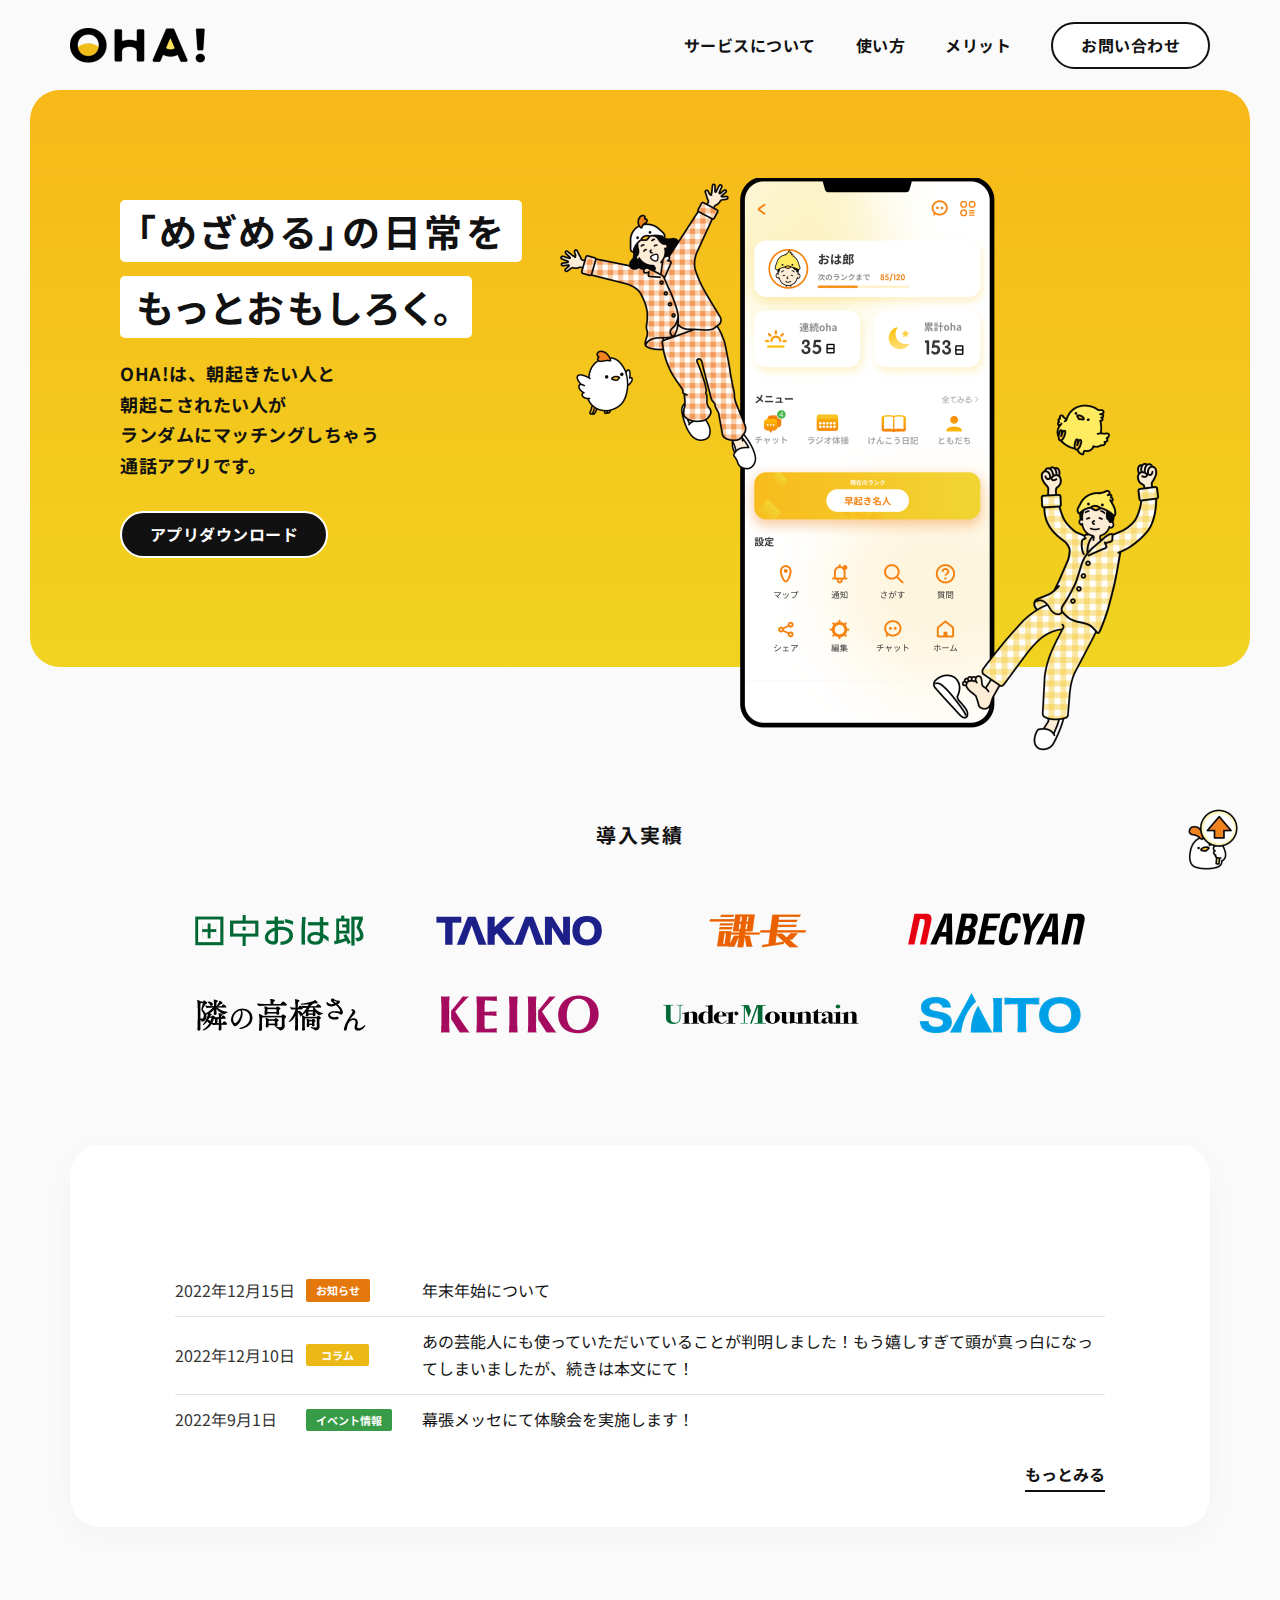
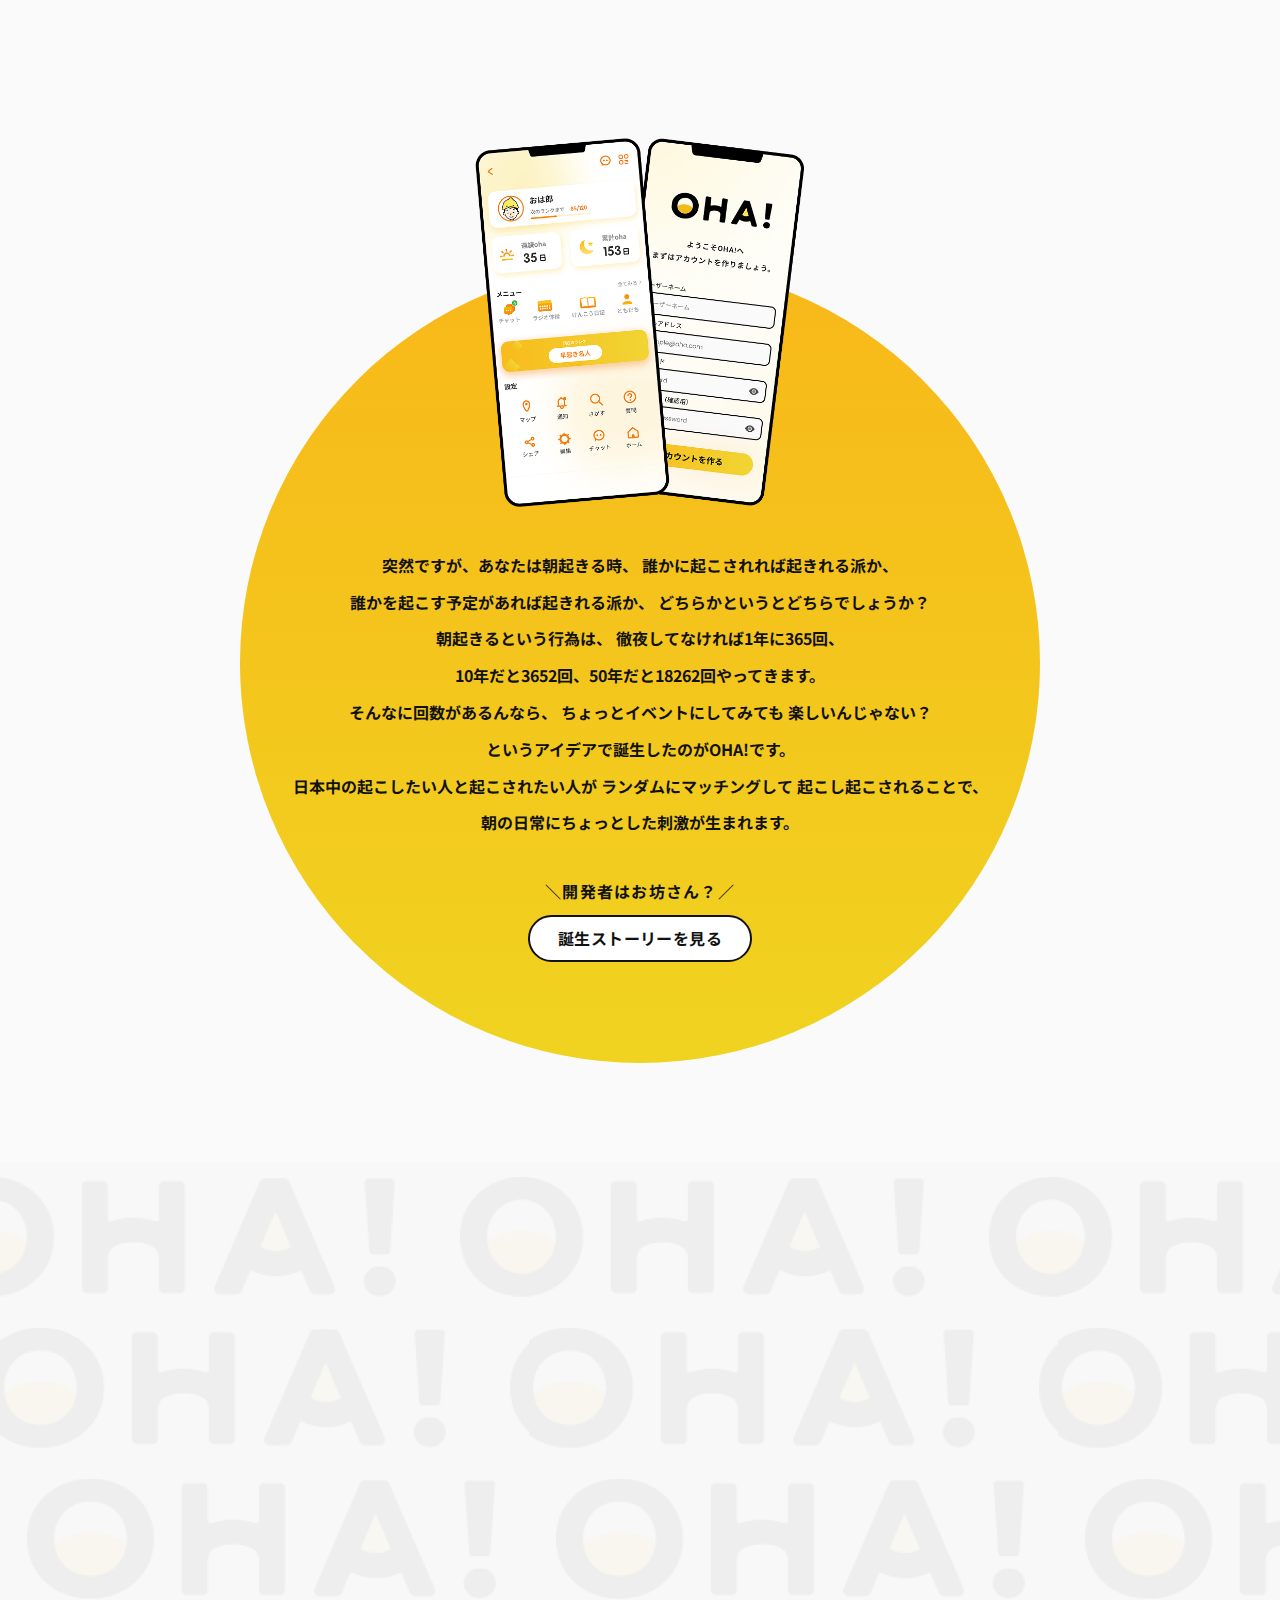
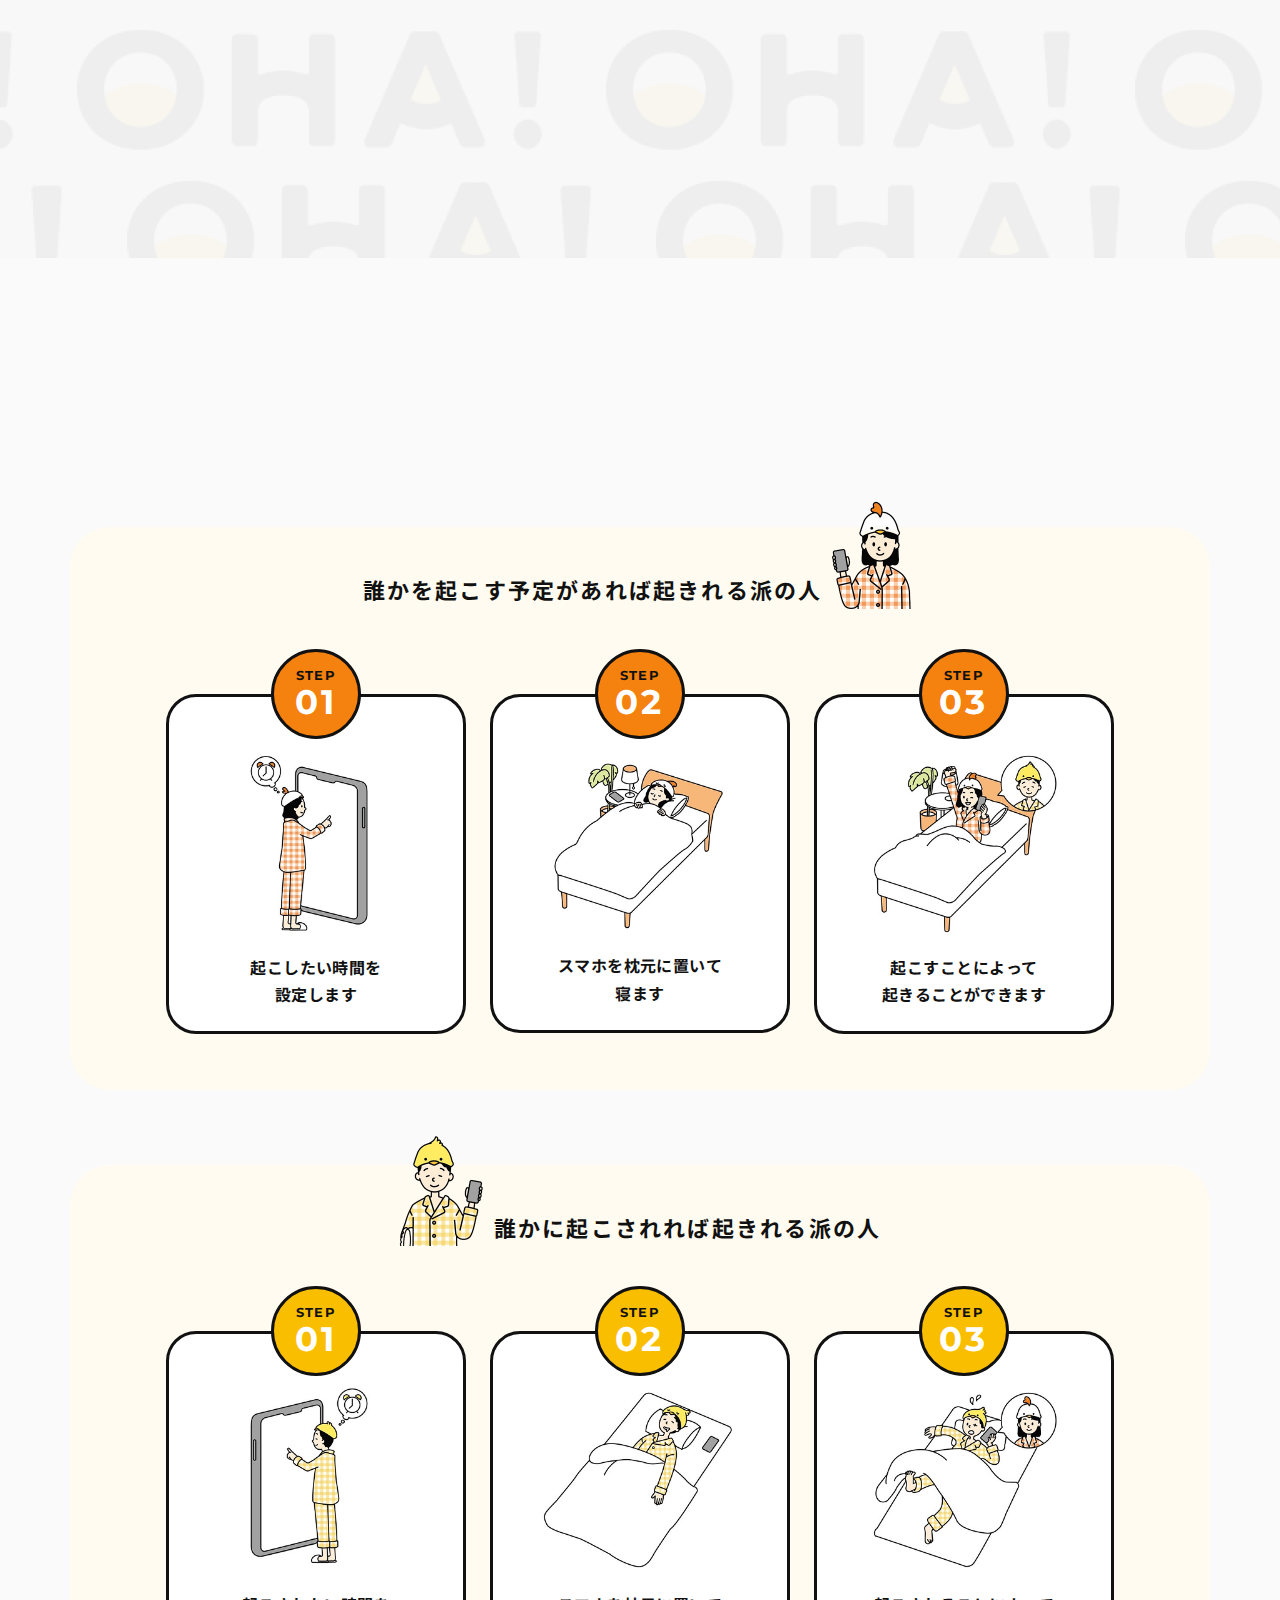
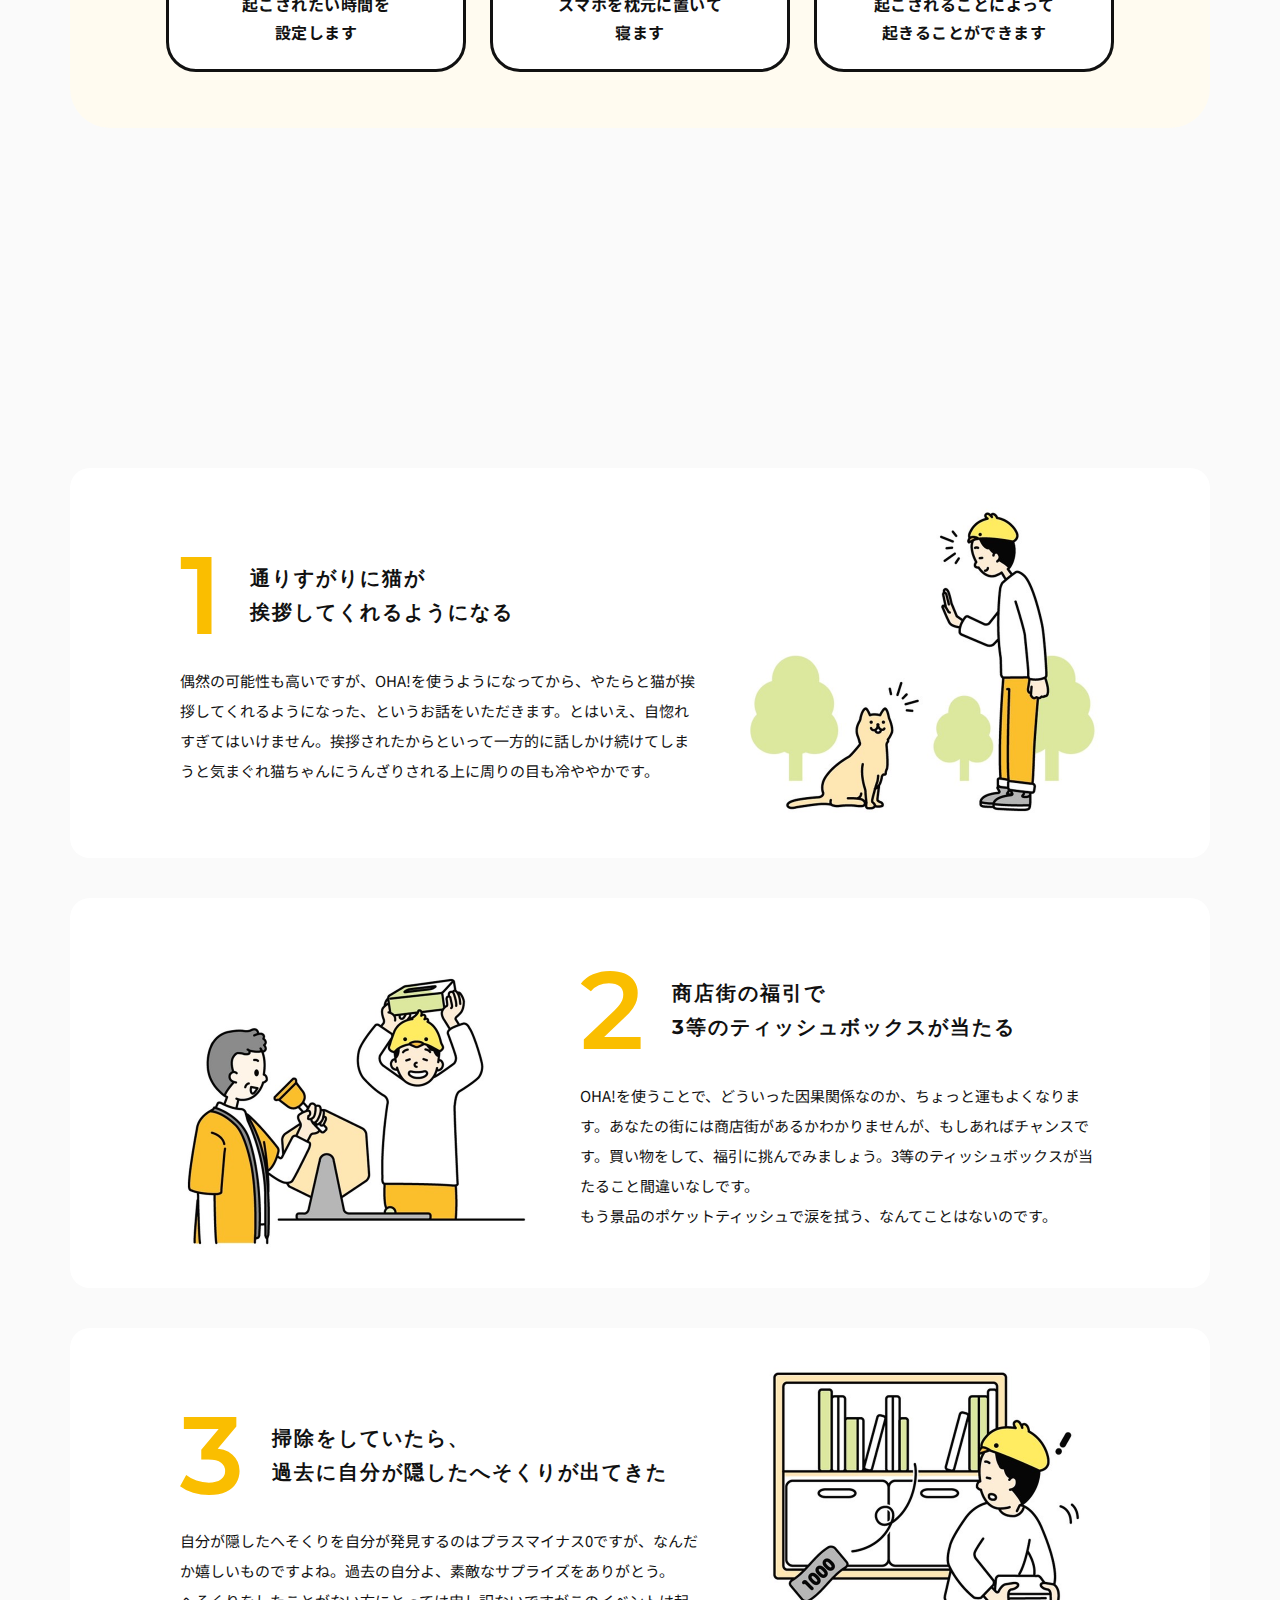
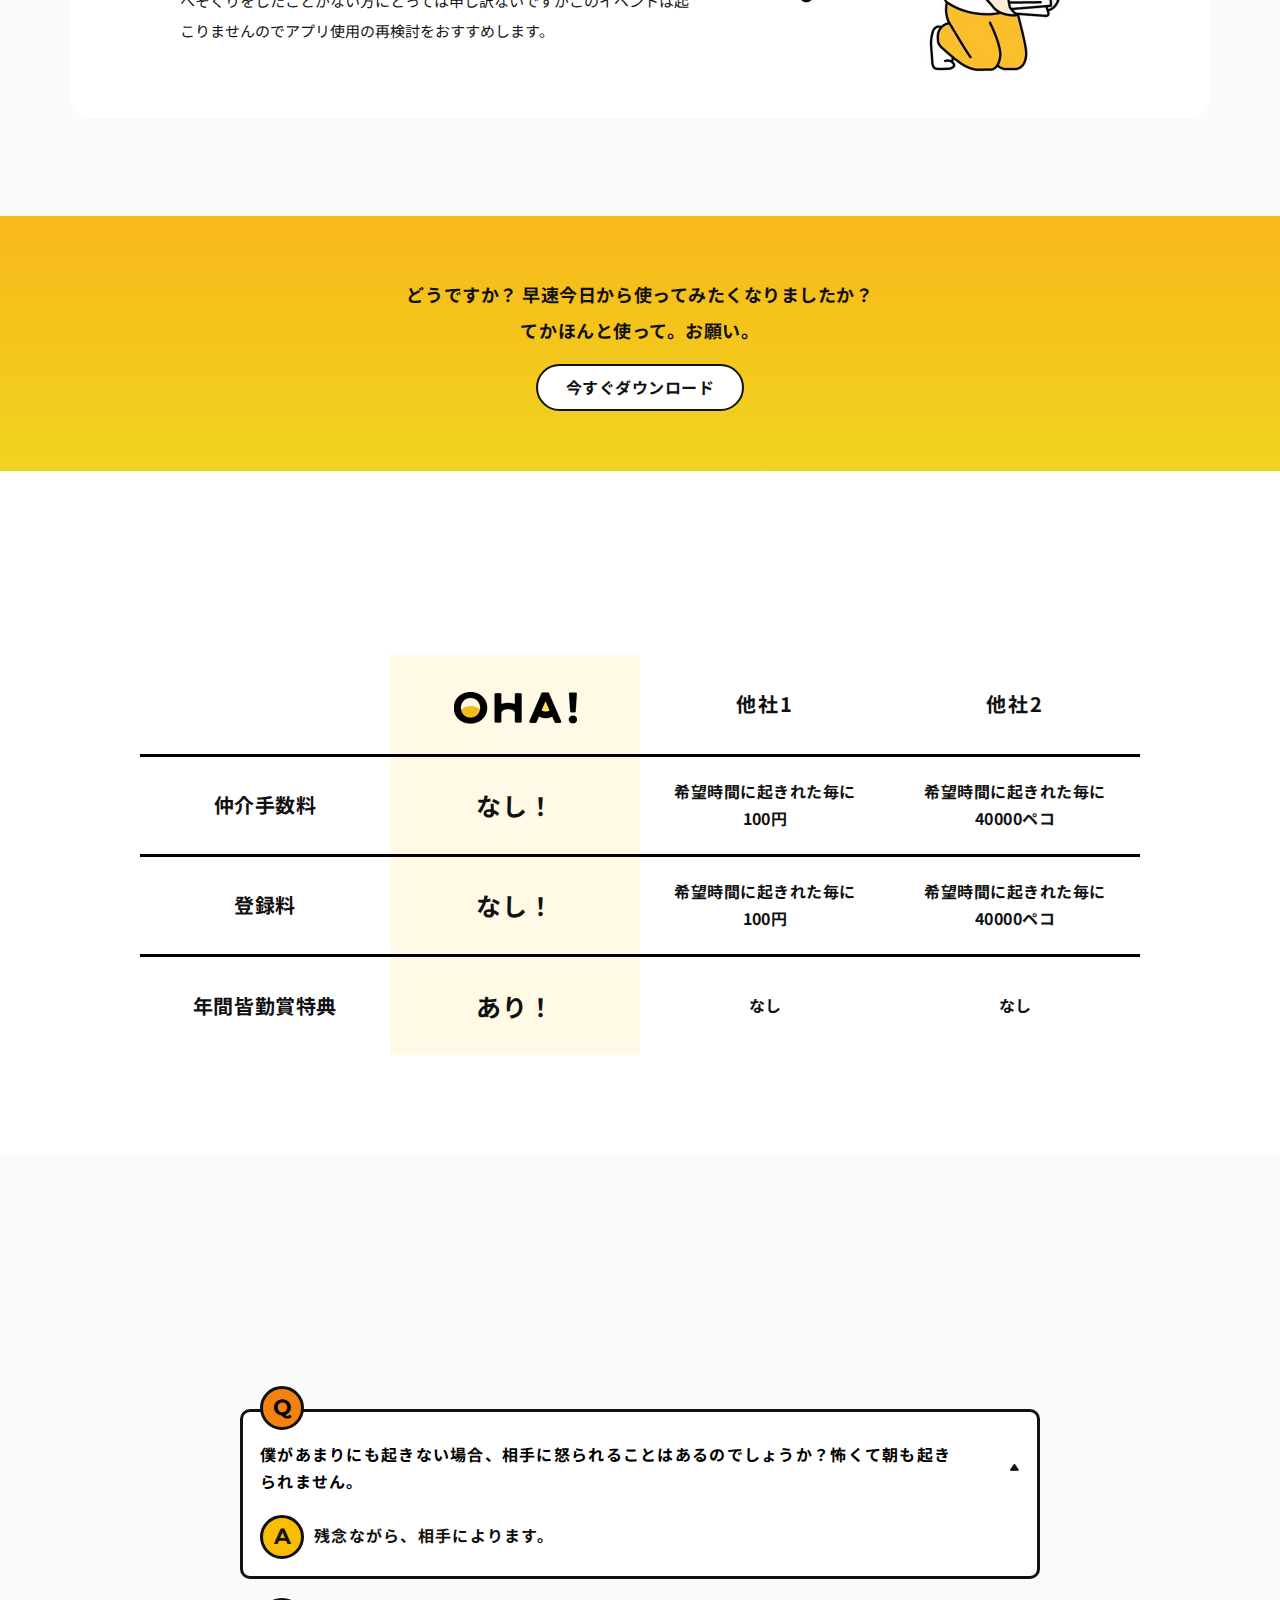
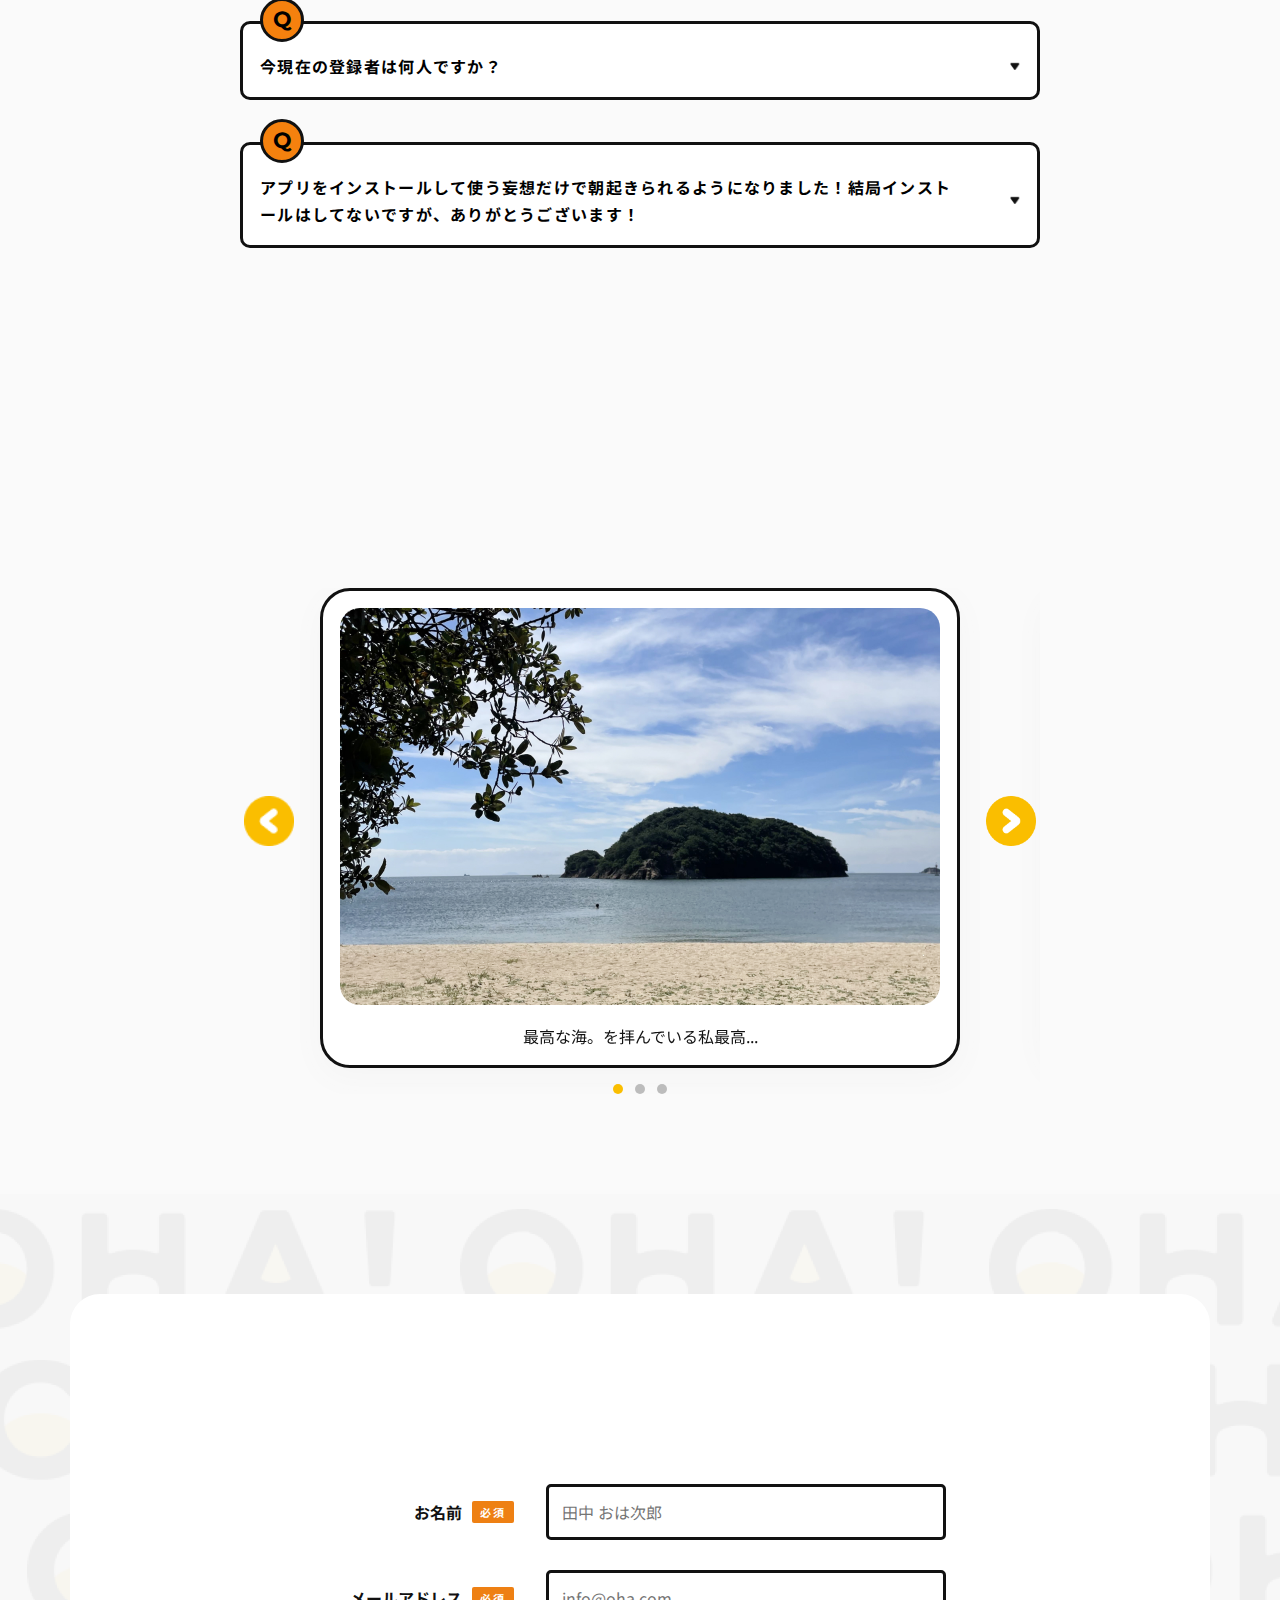
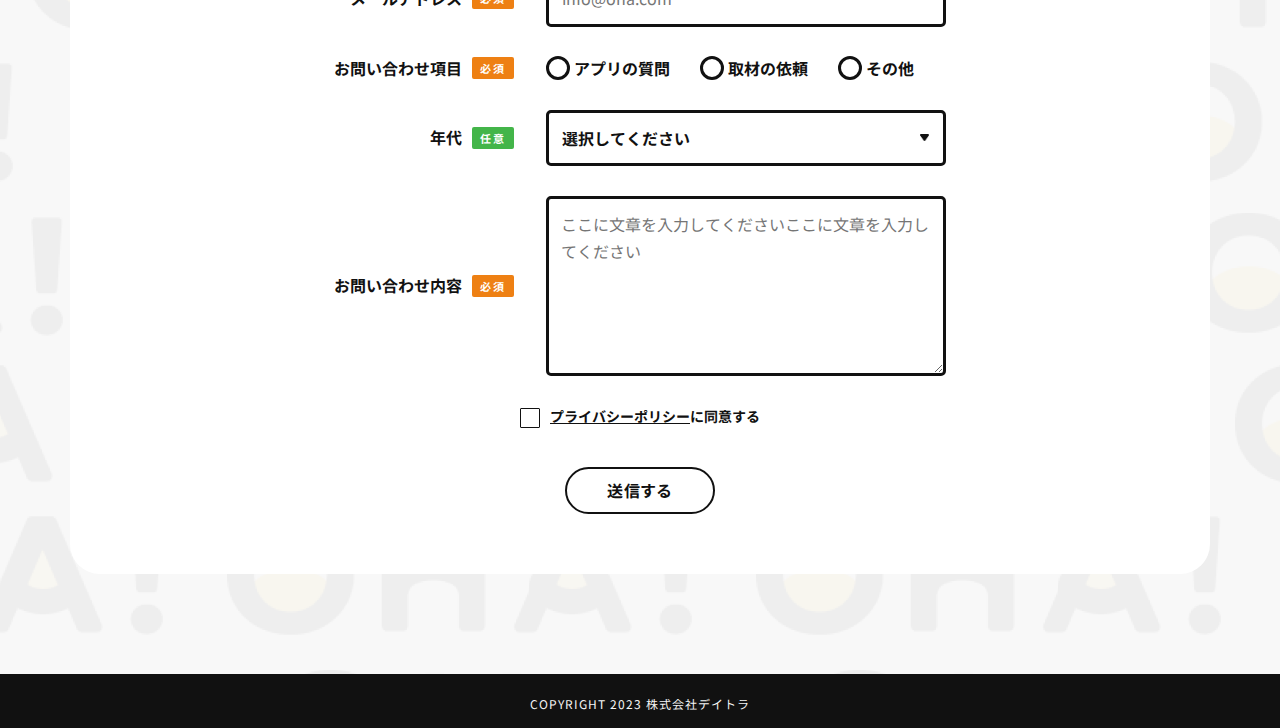
<file: index.html>
<!DOCTYPE html>
<html lang="ja">
  <head prefix="og: https://ogp.me/ns#">
    <meta charset="UTF-8" />
    <meta name="viewport" content="width=device-width, initial-scale=1.0" />
    <meta name="robots" content="noindex" />
    <title>OHA!</title>
    <meta
      name="description"
      content="OHA!は、朝起きたい人と朝起こされたい人がランダムにマッチングしちゃう通話アプリです。"
    />
    <link rel="icon" href="./favicon.ico" />
    <meta property="og:title" content="OHA!" />
    <meta
      property="og:description"
      content="OHA!は、朝起きたい人と朝起こされたい人がランダムにマッチングしちゃう通話アプリです。"
    />
    <meta property="og:type" content="website" />
    <!-- 案件では実際のURLを入れる -->
    <meta property="og:url" content="https://example.com/" />
    <!-- 案件では実際のURLを入れる -->
    <meta property="og:image" content="https://example.com/img/ogp.png" />
    <link rel="preconnect" href="https://fonts.googleapis.com" />
    <link rel="preconnect" href="https://fonts.gstatic.com" crossorigin />
    <link
      href="https://fonts.googleapis.com/css2?family=Noto+Sans+JP:wght@400;700&display=swap"
      rel="stylesheet"
    />
    <link rel="preconnect" href="https://fonts.googleapis.com" />
    <link rel="preconnect" href="https://fonts.gstatic.com" crossorigin />
    <link
      href="https://fonts.googleapis.com/css2?family=Montserrat:wght@400;600;700&display=swap"
      rel="stylesheet"
    />
    <link rel="stylesheet" href="./css/lib/swiper-bundle.min.css" />
    <link rel="stylesheet" href="./css/reset.css" />
    <link rel="stylesheet" href="./css/style.css" />
  </head>
  <body>
    <header class="header">
      <div class="header__inner">
        <h1 class="header__logo">
          <a href=""><img src="./img/logo.png" alt="OHA!"></a>
        </h1>
        <nav class="header__nav">
          <a href="#about" class="header__link">サービスについて</a>
          <a href="#how-to-use" class="header__link">使い方</a>
          <a href="#merit" class="header__link">メリット</a>
          <a href="#contact" class="header__button button">お問い合わせ</a>
        </nav>
        <button id="js-drawer-icon" class="header__open drawer-icon">
          <span class="drawer-icon__bar"></span>
          <span class="drawer-icon__bar"></span>
          <span class="drawer-icon__bar"></span>
        </button>
      </div>
    </header>

    <div id="js-drawer-content" class="drawer__content">
      <nav class="drawer__content__menu">
        <a href="#about" class="drawer__content__link">サービスについて</a>
        <a href="#how-to-use" class="drawer__content__link">使い方</a>
        <a href="#merit" class="drawer__content__link">メリット</a>
        <div class="drawer__content__button">
          <a href="#contact" class="button">お問い合わせ</a>
        </div>
      </nav>
    </div>

    <div class="mv">
      <div class="mv__inner">
        <div class="mv__content">
          <p class="mv__lead">
            <span class="mv__lead1">「めざめる」の日常を</span>
            <span class="mv__lead2">もっとおもしろく。</span>
          </p>
          <p class="mv__description">OHA!は、朝起きたい人と<br />朝起こされたい人が<br />ランダムにマッチングしちゃう<br />通話アプリです。</p>
          <div class="mv__button">
            <a href="#contact" class="button button--type2">アプリダウンロード</a>
          </div>
        </div>
        <div class="mv__image">
          <img src="./img/first-view-img.png" alt="" />
        </div>
      </div>
    </div>

    <section class="case">
      <div class="case__inner">
        <h2 class="case__title js-in-view fade-in-up">導入実績</h2>
          <div class="case__items">
            <div class="case__item"><img src="./img/case1-img.png" alt=""></div>
            <div class="case__item"><img src="./img/case2-img.png" alt=""></div>
            <div class="case__item"><img src="./img/case3-img.png" alt=""></div>
            <div class="case__item"><img src="./img/case4-img.png" alt=""></div>
            <div class="case__item"><img src="./img/case5-img.png" alt=""></div>
            <div class="case__item"><img src="./img/case6-img.png" alt=""></div>
            <div class="case__item"><img src="./img/case7-img.png" alt=""></div>
            <div class="case__item"><img src="./img/case8-img.png" alt=""></div>
          </div>
      </div>
    </section>

    <section class="news">
      <div class="news__inner inner">
        <div class="news__card">
          <h2 class="news__title js-in-view fade-in-up">NEWS</h2>
          <div class="news__lists">
            <a href="" class="news__list news-link">
              <div class="news-link__meta">
                <time class="news-link__date" datetime="2022-12-15">2022年12月15日</time>
                <div class="news-link__label is-news">お知らせ</div>
              </div>
              <h3 class="news-link__title">年末年始について</h3>
            </a>
            <a href="" class="news__list news-link">
              <div class="news-link__meta">
                <time class="news-link__date" datetime="2022-12-10">2022年12月10日</time>
                <div class="news-link__label is-column">コラム</div>
              </div>
              <h3 class="news-link__title">あの芸能人にも使っていただいていることが判明しました！もう嬉しすぎて頭が真っ白になってしまいましたが、続きは本文にて！</h3>
            </a>
            <a href="" class="news__list news-link">
              <div class="news-link__meta">
                <time class="news-link__date" datetime="2022-09-01">2022年9月1日</time>
                <div class="news-link__label is-event">イベント情報</div>
              </div>
              <h3 class="news-link__title">幕張メッセにて体験会を実施します！</h3>
            </a>
          </div>
          <div class="news__link"><a href="">もっとみる</a></div>
        </div>
      </div>
    </section>

    <div id="about" class="about">
      <div class="about__inner">
        <div class="about__title js-in-view fade-in-up">
          <img src="./img/about.png" alt="OHA!" />
        </div>
        <div class="about__content">
          <div class="about__image">
            <img src="./img/about-img.png" alt="">
          </div>
          <p class="about__text">突然ですが、あなたは朝起きる時、<br class="hidden-pc" />
            誰かに起こされれば起きれる派か、<br />
            誰かを起こす予定があれば起きれる派か、<br class="hidden-pc"/>
            どちらかというとどちらでしょうか？<br />
            朝起きるという行為は、<br class="hidden-pc"/>
            徹夜してなければ1年に365回、<br />
            10年だと3652回、<br class="hidden-pc"/>50年だと18262回やってきます。<br />
            そんなに回数があるんなら、<br class="hidden-pc"/>
            ちょっとイベントにしてみても<br class="hidden-pc"/>
            楽しいんじゃない？<br />
            というアイデアで誕生したのがOHA!です。<br />
            日本中の起こしたい人と起こされたい人が<br class="hidden-pc"/>
            ランダムにマッチングして<br class="hidden-pc"/>
            起こし起こされることで、<br />朝の日常にちょっとした刺激が生まれます。</p>
          <div class="about__pop">＼開発者はお坊さん？／</div>
          <div class="about__button">
            <button class="button js-modal-open">誕生ストーリーを見る</button>
          </div>
        </div>
        </div>
      </div>

      <dialog id="js-about-modal" class="about-modal" >
        <div class="about-modal__head">
          <button class="about-modal__close-icon js-modal-close">
            <img src="./img/close-icon.png" alt="モーダルを閉じる"></button>
        </div>
        <div class="about-modal__body">
          <p>お坊さんの師匠は、ある日自分が寝坊して仏教の講義に遅刻してしまい、急いで作ったアプリがきっかけでした。そのアプリは、自分のスマートフォンにセットした時間になると、仏教の教えをパッと思い出すようになっていました。<br />
            お坊さんはそのアプリを見て、自分もそんなアプリが欲しいと思い、師匠に頼んで自分専用のアプリを作ってもらったのだそうです。そして、お坊さんは太郎にそのアプリを使ってもらうように勧めました。</p>
          <p>太郎は早速、そのアプリをダウンロードして設定してみました。翌朝、セットした時間になると、スマートフォンが音を立てて仏教の教えが表示されました。「一日を立派に過ごすためには、まず朝イチで身心の健康を整えることが大切です」という教えに太郎は心を動かされ、僧侶になるかもしれないと思いました。<br />
            以来、太郎は毎朝ちゃんと起きることができ、授業に遅刻することはなくなりました。そして、太郎はそのアプリの効果に感服し、友人たちにも勧めるようになっていきました。そうして、そのアプリは口コミで広まり、多くの人に利用されるようになっていったのでした。</p>
        </div>
        <div class="about-modal__close-button">
          <button class="button js-modal-close">閉じる</button>
        </div>
      </dialog>

      <section class="movie">
        <div class="move__inner">
          <div class="heading js-in-view fade-in-up">
            <div class="heading__en">MOVIE</div>
            <h2 class="heading__ja">2秒で分かる！OHA!について</h2>
          </div>
          <div class="move__iframe">
            <iframe width="560" height="315" src="https://www.youtube.com/embed/4XTF16CcqPc?si=W9wdq1TTkXz_STmv" title="YouTube video player" frameborder="0" allow="accelerometer; autoplay; clipboard-write; encrypted-media; gyroscope; picture-in-picture; web-share" referrerpolicy="strict-origin-when-cross-origin" allowfullscreen></iframe>
          </div>
        </div>
      </section>

      <section id="how-to-use" class="how-to-use">
        <div class="how-to-use__inner inner">
          <div class="how-to-use__title">
            <div class="heading js-in-view fade-in-up">
            <div class="heading__en">HOW TO USE</div>
            <h2 class="heading__ja">OHA!の使い方</h2>
            </div>
          </div>
          <div class="how-to-use__boxes">
            <div class="how-to-use__box">
              <div class="how-to-use__box-title">
                誰かを起こす予定があれば<br class="hidden-pc"/>起きれる派の人
                <img src="./img/step1-title-img.png" alt="">
              </div>
              <div class="how-to-use__steps">
                <div class="how-to-use__step">
                  <div class="step-box">
                    <div class="step-box__head">
                      <div class="step-box__head-text">STEP</div>
                      <div class="step-box__head-number">01</div>
                    </div>
                    <div class="step-box__body">
                      <div class="step-box__image"><img src="./img/step1-1-img.png" alt=""></div>
                      <p class="step-box__text">起こしたい時間を<br />設定します</p>
                    </div>
                  </div>
                </div>
                <div class="how-to-use__step">
                  <div class="step-box">
                    <div class="step-box__head">
                      <div class="step-box__head-text">STEP</div>
                      <div class="step-box__head-number">02</div>
                    </div>
                    <div class="step-box__body">
                      <div class="step-box__image"><img src="./img/step1-2-img.png" alt=""></div>
                      <p class="step-box__text">スマホを枕元に置いて<br />寝ます</p>
                    </div>
                  </div>
                </div>
                <div class="how-to-use__step">
                  <div class="step-box">
                    <div class="step-box__head">
                      <div class="step-box__head-text">STEP</div>
                      <div class="step-box__head-number">03</div>
                    </div>
                    <div class="step-box__body">
                      <div class="step-box__image"><img src="./img/step1-3-img.png" alt=""></div>
                      <p class="step-box__text">起こすことによって<br />起きることができます</p>
                    </div>
                  </div>
                </div>
              </div>
            </div>
            <div class="how-to-use__box is-type2">
              <div class="how-to-use__box-title">
                誰かに起こされれば<br class="hidden-pc"/>起きれる派の人
                <img src="./img/step2-title-img.png" alt="">
              </div>
              <div class="how-to-use__steps">
                <div class="how-to-use__step">
                  <div class="step-box">
                    <div class="step-box__head">
                      <div class="step-box__head-text">STEP</div>
                      <div class="step-box__head-number">01</div>
                    </div>
                    <div class="step-box__body">
                      <div class="step-box__image"><img src="./img/step2-1-img.png" alt=""></div>
                      <p class="step-box__text">起こされたい時間を<br />設定します</p>
                    </div>
                  </div>
                </div>
                <div class="how-to-use__step">
                  <div class="step-box">
                    <div class="step-box__head">
                      <div class="step-box__head-text">STEP</div>
                      <div class="step-box__head-number">02</div>
                    </div>
                    <div class="step-box__body">
                      <div class="step-box__image"><img src="./img/step2-2-img.png" alt=""></div>
                      <p class="step-box__text">スマホを枕元に置いて<br />寝ます</p>
                    </div>
                  </div>
                </div>
                <div class="how-to-use__step">
                  <div class="step-box">
                    <div class="step-box__head">
                      <div class="step-box__head-text">STEP</div>
                      <div class="step-box__head-number">03</div>
                    </div>
                    <div class="step-box__body">
                      <div class="step-box__image"><img src="./img/step2-3-img.png" alt=""></div>
                      <p class="step-box__text">起こされることによって<br />起きることができます</p>
                    </div>
                  </div>
                </div>
              </div>
            </div>
          </div>
        </div>
      </section>

      <section id="merit" class="merit">
        <div class="merit__inner inner">
          <div class="merit__title">
            <div class="heading js-in-view fade-in-up">
            <div class="heading__en">MERIT</div>
            <div class="heading__ja">OHA!を使うメリット</div>
            </div>
          </div>
          <div class="merit__boxes">
            <div class="merit__box">
              <div class="merit-box">
                <div class="merit-box__content">
                <div class="merit-box__image"><img src="./img/merit1-img.png" alt=""></div>
                <div class="merit-box__body">
                  <h3 class="merit-box__head">
                    <span class="merit-box__number">1</span>
                    <span class="merit-box__title">通りすがりに猫が<br />挨拶してくれるようになる</span>
                  </h3>
                  <p class="merit-box__text">偶然の可能性も高いですが、OHA!を使うようになってから、やたらと猫が挨拶してくれるようになった、というお話をいただきます。とはいえ、自惚れすぎてはいけません。挨拶されたからといって一方的に話しかけ続けてしまうと気まぐれ猫ちゃんにうんざりされる上に周りの目も冷ややかです。
                  </p>
                </div>
                </div>
              </div>
            </div>
            <div class="merit__box">
              <div class="merit-box is-reverse">
                <div class="merit-box__content">
                <div class="merit-box__image"><img src="./img/merit2-img.png" alt=""></div>
                <div class="merit-box__body">
                  <h3 class="merit-box__head">
                    <span class="merit-box__number">2</span>
                    <span class="merit-box__title">商店街の福引で<br />3等のティッシュボックスが<br class="hidden-pc"/>当たる</span>
                  </h3>
                  <p class="merit-box__text">OHA!を使うことで、どういった因果関係なのか、ちょっと運もよくなります。あなたの街には商店街があるかわかりませんが、もしあればチャンスです。買い物をして、福引に挑んでみましょう。3等のティッシュボックスが当たること間違いなしです。<br />
                                             もう景品のポケットティッシュで涙を拭う、なんてことはないのです。
                  </p>
                </div>
                </div>
              </div>
            </div>
            <div class="merit__box">
              <div class="merit-box">
                <div class="merit-box__content">
                <div class="merit-box__image"><img src="./img/merit3-img.png" alt=""></div>
                <div class="merit-box__body">
                  <h3 class="merit-box__head">
                    <span class="merit-box__number">3</span>
                    <span class="merit-box__title">掃除をしていたら、<br />過去に自分が隠した<br class="hidden-pc"/>へそくりが出てきた</span>
                  </h3>
                  <p class="merit-box__text">自分が隠したへそくりを自分が発見するのはプラスマイナス0ですが、なんだか嬉しいものですよね。過去の自分よ、素敵なサプライズをありがとう。<br />
へそくりをしたことがない方にとっては申し訳ないですがこのイベントは起こりませんのでアプリ使用の再検討をおすすめします。</p>
                </div>
                </div>
              </div>
            </div>
          </div>
        </div>
      </section>

      <div class="cta">
        <div class="cta__inner inner">
          <p class="cta__text">どうですか？<br class="hidden-pc" />
            <span class="inline-block">早速今日から使ってみたく</span><span class="inline-block">なりましたか？</span><br />てかほんと使って。お願い。</p>
          <div class="cta__button">
            <a href="#contact" class="button">今すぐダウンロード</a>
          </div>
        </div>
      </div>

      <div class="compare">
        <div class="compare__inner inner">
          <div class="compare__title js-in-view fade-in-up">他のサービスとの違い</div>
          <div class="compare__content">
            <table class="compare__table">
              <thead>
                <tr>
                  <th></th>
                  <th><img src="./img/compare-logo.png" alt="OHA"></th>
                  <th>他社1</th>
                  <th>他社2</th>
                </tr>
              </thead>
              <tbody>
                <tr>
                  <th>仲介手数料</th>
                  <td>なし！</td>
                  <td>希望時間に起きれた毎に<br />100円</td>
                  <td>希望時間に起きれた毎に<br />40000ペコ</td>
                </tr>
                <tr>
                  <th>登録料</th>
                  <td>なし！</td>
                  <td>希望時間に起きれた毎に<br />100円</td>
                  <td>希望時間に起きれた毎に<br />40000ペコ</td>
                </tr>
                <tr>
                  <th>年間皆勤賞特典</th>
                  <td>あり！</td>
                  <td>なし</td>
                  <td>なし</td>
                </tr>
              </tbody>
            </table>
          </div>
          <div class="compare__attention ">横にスクロールできます</div>
        </div>
      </div>

      <section class="qa">
        <div class="qa__inner inner">
          <div class="qa__title">
            <div class="heading js-in-view fade-in-up">
            <div class="heading__en">Q&A</div>
            <h2 class="heading__ja">よくあるご質問</h2>
            </div>
          </div>
          <div class="qa__boxes">
            <div class="qa__box qa-box is-open">
              <button type="button" class="qa-box__head js-accordion">
                <span class="qa-box__head-icon">Q</span>
                <span class="qa-box__head-text">
                  僕があまりにも起きない場合、相手に怒られることはあるのでしょうか？怖くて朝も起きられません。
                </span>
              </button>
              <div class="qa-box__body" style="display: block;">
                <div class="qa-box__a">
                  <span class="qa-box__a-icon">A</span>
                  <span class="qa-box__a-text">
                    残念ながら、相手によります。
                  </span>
                </div>
              </div>
            </div>
            <div class="qa__box qa-box">
              <button type="button" class="qa-box__head js-accordion">
                <span class="qa-box__head-icon">Q</span>
                <span class="qa-box__head-text">今現在の登録者は何人ですか？</span>
              </button>
              <div class="qa-box__body">
                <div class="qa-box__a">
                  <span class="qa-box__a-icon">A</span>
                  <span class="qa-box__a-text">
                    現在の登録者は150万人(から149.998万人を引いた人数)です。この文を2行にしたいのでもう一度言います。現在の登録者は150万人(から149.998万人を引いた人数)です！
                  </span>
                </div>
              </div>
            </div>
            <div class="qa__box qa-box">
              <button type="button" class="qa-box__head js-accordion">
                <span class="qa-box__head-icon">Q</span>
                <span class="qa-box__head-text">
                  アプリをインストールして使う妄想だけで朝起きられるようになりました！結局インストールはしてないですが、ありがとうございます！
                </span>
              </button>
              <div class="qa-box__body">
                <div class="qa-box__a">
                  <span class="qa-box__a-icon">A</span>
                  <span class="qa-box__a-text">
                    それはよかったです！しかしインストールはしてほしかった！！！
                  </span>
                </div>
              </div>
            </div>
          </div>
        </div>
      </section>

      <section class="gallery">
        <div class="gallery__inner inner">
          <div class="gallery__title">
            <div class="heading js-in-view fade-in-up">
              <div class="heading__en">GALLERY</div>
              <h2 class="heading__ja">ギャラリー</h2>
            </div>
          </div>
          <div class="gallery__slider">
            <div id="js-gallery-swiper" class="swiper gallery__swiper">
<!-- Additional required wrapper -->
             <div class="swiper-wrapper">
<!-- Slides -->
              <div class="swiper-slide gallery__slide">
                <div class="gallery-card">
                  <div class="gallery-card__image"><img src="./img/gallery-1.png" alt=""></div>
                  <p class="gallery-card__text">
                    最高な海。を拝んでいる私最高...
                  </p>
                </div>
              </div>
              <div class="swiper-slide gallery__slide">
                <div class="gallery-card">
                  <div class="gallery-card__image"><img src="./img/gallery-2.png" alt=""></div>
                  <p class="gallery-card__text">
                    モーニングは一番のり。今日も私えらい。
                  </p>
                </div>
              </div>
              <div class="swiper-slide gallery__slide">
                <div class="gallery-card">
                  <div class="gallery-card__image"><img src="./img/gallery-3.png" alt=""></div>
                  <p class="gallery-card__text">
                    風車のある公園ヨガ。みんな私に釘付け。
                  </p>
                </div>
              </div>
             </div>
<!-- If we need pagination -->
             <div id="js-gallery-pagination"
              class="swiper-pagination gallery__pagination"></div>
 <!-- If we need navigation buttons -->
  <div id="js-gallery-prev" class="swiper-button-prev gallery__prev"></div>
  <div id="js-gallery-next" class="swiper-button-next gallery__next"></div>
</div>
          </div>
        </div>
      </section>

      <section id="contact" class="contact">
        <div class="contact__inner inner">
          <div class="contact__box">
            <div class="contact__title">
              <div class="heading js-in-view fade-in-up">
                <div class="heading__en">CONTACT</div>
                <h2 class="heading__ja">お問い合わせ</h2>
              </div>
            </div>
            <form class="contact__form">
              <div class="contact__fields">
                <div class="contact__field">
                 <div class="form-field">
                  <div class="form-field__head">
                    <label for="your-name" class="form-field__label">お名前</label>
                    <span class="form-field__tag">必須</span>
                  </div>
                  <div class="form-field__item">
                    <input
                    class="form-text"
                    type="text"
                    name="your-name"
                    id="your-name"
                    placeholder="田中 おは次郎"
                    />
                  </div>
                 </div>
                </div>
                <div class="contact__field">
                  <div class="form-field">
                  <div class="form-field__head">
                    <label for="your-email" class="form-field__label">メールアドレス</label>
                    <span class="form-field__tag">必須</span>
                  </div>
                  <div class="form-field__item">
                    <input
                    class="form-text"
                    type="email"
                    name="your-email"
                    id="your-email"
                    placeholder="info@oha.com"
                    />
                  </div>
                 </div>
                </div>
                <div class="contact__field">
                  <div class="form-field">
                   <div class="form-field__head">
                     <div class="form-field__label">お問い合わせ項目</div>
                      <span class="form-field__tag">必須</span>
                   </div>
                   <div class="form-field__item">
                    <div class="form-field__radios">
                      <label class="form-field__radio form-radio">
                        <input 
                        class="yellow-input form-radio__input" 
                        type="radio" 
                        name="your-name" 
                        value="フォーカスで黄色くなります。" 
                        />
                        <span class="form-radio__text">アプリの質問</span>
                      </label>
                      <label class="form-field__radio form-radio">
                        <input 
                        class="yellow-input form-radio__input" 
                        type="radio" 
                        name="your-name" 
                        value="フォーカスで黄色くなります。" />
                        <span class="form-radio__text">取材の依頼</span>
                      </label>
                      <label class="form-field__radio form-radio ">
                        <input 
                        class="yellow-input form-radio__input" 
                        type="radio" 
                        name="your-name" 
                        value="フォーカスで黄色くなります。" />
                        <span class="form-radio__text">その他</span>
                      </label>
                    </div>
                  </div>
                 </div>
                </div>
                <div class="contact__field">
                  <div class="form-field">
                  <div class="form-field__head">
                    <label for="your-age" class="form-field__label">年代</label>
                    <span class="form-field__tag is-option">任意</span>
                  </div>
                  <div class="form-field__item">
                   <select name="your-age" id="your-age" class="form-select">
                    <option value="">選択してください</option>
                    <option value="">10代</option>
                    <option value="">20代</option>
                    <option value="">30代</option>
                    <option value="">40代</option>
                    <option value="">50代</option>
                    <option value="">60代</option>
                    <option value="">70代</option>
                    <option value="">80代</option>
                   </select>
                  </div>
                 </div>
                </div>
                <div class="contact__field">
                  <div class="form-field">
                  <div class="form-field__head">
                    <label for="your-message" class="form-field__label">お問い合わせ内容</label>
                    <span class="form-field__tag">必須</span>
                  </div>
                  <div class="form-field__item">
                    <textarea 
                    name="your-message" 
                    id="your-message"
                    class="form-textarea"
                    cols="30" 
                    rows="10"
                    placeholder="ここに文章を入力してくださいここに文章を入力してください"
                    ></textarea>
                  </div>
                 </div>
                </div>
              </div>
              <div class="contact__privacy">
                <label class="form-checkbox">
                  <input 
                    type="checkbox" 
                    name="your-privacy" 
                    class="form-checkbox__input"
                    />
                    <span class="form-checkbox__text"><a href="" target="_blank">プライバシーポリシー</a>に同意する</span>
                </label>
              </div>
              <div class="contact__button">
                <input 
                type="submit" 
                value="送信する"
                class="button" />
              </div>
            </form>
          </div>
        </div>
      </section>

      <footer class="footer">
        <div class="footer__inner inner">
          <small class="footer__copyright">
            COPYRIGHT 2023 株式会社デイトラ
          </small>
        </div>
      </footer>

      <a href="#" class="page-top is-show" id="js-page-top" ><img src="./img/pagetop-img.png" alt=""></a>

    <script src="./js/lib/swiper-bundle.min.js"></script>
    <script src="https://ajax.googleapis.com/ajax/libs/jquery/3.7.1/jquery.min.js"></script>
    <script src="./js/script.js">
    </script>
  </body>
</html>
</file>
<file: css/style.css>
.inner {
  padding-left: 15px;
  padding-right: 15px;
}
@media screen and (min-width: 768px) {
  .inner {
    padding-left: 30px;
    padding-right: 30px;
    max-width: 1200px;
    margin-left: auto;
    margin-right: auto;
  }
}

.heading {
  text-align: center;
  font-family: "Montserrat", sans-serif;
}

.heading__en {
  font-size: 38px;
  font-weight: 700;
  line-height: 100%;
  letter-spacing: 3.8px;
}
@media screen and (min-width: 768px) {
  .heading__en {
    font-size: 50px;
    letter-spacing: 5px;
  }
}

.heading__ja {
  font-size: 14px;
  font-weight: 400;
  line-height: 100%;
  letter-spacing: 1.12px;
  margin-top: 14px;
}
@media screen and (min-width: 768px) {
  .heading__ja {
    font-size: 16px;
    letter-spacing: 1.28px;
  }
}

body {
  font-size: 16px;
  font-family: "Noto Sans JP", sans-serif;
  line-height: 1.7;
  color: #111;
  background: #fafafa;
}

@media screen and (max-width: 767px) {
  .hidden-sp {
    display: none;
  }
}

@media screen and (min-width: 768px) {
  .hidden-pc {
    display: none;
  }
}

.inline-block {
  font-weight: inherit;
  display: inline-block;
}

.button {
  font-weight: 700;
  letter-spacing: 0.48px;
  padding: 8px 28px;
  display: inline-block;
  border-radius: 60px;
  border: 2px solid currentColor;
  background: #FFF;
  font-size: 16px;
  line-height: 1.7;
  color: #111;
  min-width: 150px;
  text-align: center;
  -webkit-transition: background-color 0.3s, color 0.3s;
  transition: background-color 0.3s, color 0.3s;
}
.button:hover {
  background-color: #FABE00;
}
.button--type2 {
  background-color: #111;
  color: #fff;
}
.button--type2:hover {
  background-color: #fff;
  color: #111;
}

.header__inner {
  display: -webkit-box;
  display: -ms-flexbox;
  display: flex;
  -webkit-box-pack: justify;
      -ms-flex-pack: justify;
          justify-content: space-between;
  padding: 22px 15px;
}
@media screen and (min-width: 768px) {
  .header__inner {
    padding-left: 30px;
    padding-right: 30px;
    padding-bottom: 21px;
    max-width: 1200px;
    margin-left: auto;
    margin-right: auto;
  }
}

@media screen and (min-width: 768px) {
  .header__logo {
    padding-top: 6px;
  }
}
.header__logo a img {
  width: 100px;
  display: block;
}
@media screen and (min-width: 768px) {
  .header__logo a img {
    width: 135px;
  }
}

.header__nav {
  display: none;
}
@media screen and (min-width: 768px) {
  .header__nav {
    display: -webkit-box;
    display: -ms-flexbox;
    display: flex;
    -webkit-box-align: center;
        -ms-flex-align: center;
            align-items: center;
    gap: 40px;
  }
}

.header__link {
  font-weight: 700;
  letter-spacing: 0.48px;
  -webkit-transition: color 0.3s;
  transition: color 0.3s;
}
.header__link:hover {
  color: #F5810E;
}

.header__open {
  margin-top: 3px;
}
@media screen and (min-width: 768px) {
  .header__open {
    display: none;
  }
}

.drawer-icon {
  width: 36px;
  height: 21px;
  position: relative;
  z-index: 51;
}
.drawer-icon.is-checked .drawer-icon__bar:nth-of-type(1) {
  top: 10px;
  -webkit-transform: rotate(30deg);
          transform: rotate(30deg);
}
.drawer-icon.is-checked .drawer-icon__bar:nth-of-type(2) {
  display: none;
}
.drawer-icon.is-checked .drawer-icon__bar:nth-of-type(3) {
  top: 10px;
  -webkit-transform: rotate(-30deg);
          transform: rotate(-30deg);
}

.drawer-icon__bar {
  position: absolute;
  top: 0;
  left: 0;
  width: 36px;
  height: 3px;
  border-radius: 6px;
  background: #111;
  -webkit-transition: top 0.3s linear, -webkit-transform 0.3s linear;
  transition: top 0.3s linear, -webkit-transform 0.3s linear;
  transition: transform 0.3s linear, top 0.3s linear;
  transition: transform 0.3s linear, top 0.3s linear, -webkit-transform 0.3s linear;
}
.drawer-icon__bar:nth-of-type(2) {
  top: 9px;
}
.drawer-icon__bar:nth-of-type(3) {
  top: 18px;
}

.drawer__content {
  width: 320px;
  height: 100%;
  position: fixed;
  top: 0;
  right: 0;
  background: #F7BA1A;
  z-index: 50;
  padding: 86px 40px 40px;
  -webkit-transform: translateX(100%);
          transform: translateX(100%);
  -webkit-transition: -webkit-transform 0.3s linear;
  transition: -webkit-transform 0.3s linear;
  transition: transform 0.3s linear;
  transition: transform 0.3s linear, -webkit-transform 0.3s linear;
}
.drawer__content.is-checked {
  -webkit-transform: translateX(0);
          transform: translateX(0);
}

.drawer__content__link {
  display: block;
  padding-top: 14px;
  padding-bottom: 14px;
  text-align: right;
  font-weight: 700;
  letter-spacing: 0.48px;
}

.drawer__content__button {
  margin-top: 14px;
  text-align: right;
}

.mv {
  border-radius: 20px;
  max-width: calc(100% - 30px);
  margin-left: auto;
  margin-right: auto;
  background: -webkit-gradient(linear, left top, left bottom, from(#F8B819), to(#F0D320));
  background: linear-gradient(180deg, #F8B819 0%, #F0D320 100%);
}
@media screen and (min-width: 768px) {
  .mv {
    border-radius: 30px;
    max-width: calc(100% - 60px);
  }
}

.mv__inner {
  padding: 50px 20px 255px;
  position: relative;
}
@media screen and (min-width: 768px) {
  .mv__inner {
    padding-top: 110px;
    padding-bottom: 109px;
    padding-left: 30px;
    padding-right: 30px;
    max-width: 1100px;
    margin-left: auto;
    margin-right: auto;
  }
}

.mv__lead1,
.mv__lead2 {
  -webkit-font-feature-settings: "palt" on;
          font-feature-settings: "palt" on;
  font-size: 22px;
  font-weight: 700;
  line-height: 1; /* 22px */
  letter-spacing: 2.2px;
  border-radius: 5px;
  background: #FFF;
  padding: 10px;
  display: block;
  width: -webkit-fit-content;
  width: -moz-fit-content;
  width: fit-content;
  margin-left: auto;
  margin-right: auto;
}
@media screen and (min-width: 768px) {
  .mv__lead1,
  .mv__lead2 {
    margin-left: 0;
    margin-right: 0;
    font-size: 38px;
    letter-spacing: 3.8px;
    padding: 12px 16px;
  }
}

.mv__lead2 {
  margin-top: 8px;
}
@media screen and (min-width: 768px) {
  .mv__lead2 {
    margin-top: 14px;
  }
}

.mv__description {
  text-align: center;
  font-weight: 700;
  letter-spacing: 0.48px;
  margin-top: 26px;
}
@media screen and (min-width: 768px) {
  .mv__description {
    -moz-text-align-last: left;
         text-align-last: left;
    font-size: 18px;
    letter-spacing: 0.54px;
    margin-top: 20px;
  }
}

.mv__button {
  margin-top: 22px;
  text-align: center;
}
@media screen and (min-width: 768px) {
  .mv__button {
    -moz-text-align-last: left;
         text-align-last: left;
    margin-top: 30px;
  }
}
.mv__image {
  position: absolute;
  right: 0;
  bottom: -108px;
  width: 100%;
  text-align: center;
}
@media screen and (min-width: 768px) {
  .mv__image {
    width: 54.5454545455%;
    text-align: right;
    bottom: -88px;
    right: 30px;
  }
}
.mv__image img {
  width: 345px;
}
@media screen and (min-width: 768px) {
  .mv__image img {
    width: 600px;
  }
}

.case {
  margin-top: 108px;
  padding-top: 60px;
  padding-bottom: 60px;
}
@media screen and (min-width: 768px) {
  .case {
    margin-top: 88px;
    padding-top: 70px;
    padding-bottom: 50px;
  }
}

.case__inner {
  padding-left: 40px;
  padding-right: 40px;
}
@media screen and (min-width: 768px) {
  .case__inner {
    max-width: 1000px;
    margin-left: auto;
    margin-right: auto;
  }
}

.case__title {
  font-size: 18px;
  font-weight: 700;
  line-height: 1;
  letter-spacing: 1.8px;
  text-align: center;
}
@media screen and (min-width: 768px) {
  .case__title {
    font-size: 20px;
    letter-spacing: 2px;
  }
}

.case__items {
  margin-top: 30px;
  display: grid;
  grid-template-columns: repeat(2, 1fr);
  gap: 22px 15px;
}
@media screen and (min-width: 768px) {
  .case__items {
    margin-top: 54px;
    grid-template-columns: repeat(4, 1fr);
    gap: 26px 40px;
  }
}

.case__item {
  text-align: center;
}
.news {
  padding-top: 60px;
  padding-bottom: 60px;
}
@media screen and (min-width: 768px) {
  .news {
    padding-top: 50px;
    padding-bottom: 50px;
  }
}

.news__card {
  border-radius: 20px;
  background: #FFF;
  -webkit-box-shadow: 0px 9px 30px 0px #F4F4F4;
          box-shadow: 0px 9px 30px 0px #F4F4F4;
  padding: 40px 12px;
}
@media screen and (min-width: 768px) {
  .news__card {
    border-radius: 30px;
    padding-top: 40px;
    padding-bottom: 34px;
    padding-right: 9.2105263158%;
    padding-left: 9.2105263158%;
  }
}

.news__title {
  font-family: "Montserrat", sans-serif;
  font-size: 38px;
  font-weight: 700;
  line-height: 1;
  letter-spacing: 3.8px;
  text-align: center;
}
@media screen and (min-width: 768px) {
  .news__title {
    font-size: 50px;
    letter-spacing: 5px;
    -moz-text-align-last: left;
         text-align-last: left;
  }
}

.news__lists {
  margin-top: 28px;
}
@media screen and (min-width: 768px) {
  .news__lists {
    margin-top: 30px;
  }
}
.news__lists > * + * {
  position: relative;
}
.news__lists > * + *::before {
  content: "";
  position: absolute;
  width: 100%;
  height: 1px;
  top: 0;
  left: 0;
  background: #e3e3e3;
}

.news__list:nth-child(n+2) {
  position: relative;
}
.news__list:nth-child(n+2)::before {
  content: "";
  position: absolute;
  width: 100%;
  height: 1px;
  top: 0;
  left: 0;
  background: #E3E3E3;
}

.news__link {
  text-align: right;
  margin-top: 22px;
}
@media screen and (min-width: 768px) {
  .news__link {
    margin-top: 20px;
  }
}
.news__link a {
  font-weight: 700;
  line-height: 100%;
  display: inline-block;
  border-bottom: 2px solid currentColor;
  padding-bottom: 8px;
  vertical-align: top;
  -webkit-transition: color 0.3s;
  transition: color 0.3s;
}
.news__link a:hover {
  color: #FABE00;
}

.news-link {
  display: -webkit-box;
  display: -ms-flexbox;
  display: flex;
  -webkit-box-orient: vertical;
  -webkit-box-direction: normal;
      -ms-flex-direction: column;
          flex-direction: column;
  gap: 7px;
  padding-top: 10px;
  padding-bottom: 10px;
  -webkit-transition: background-color 0.3s;
  transition: background-color 0.3s;
}
@media screen and (min-width: 768px) {
  .news-link {
    -webkit-box-orient: horizontal;
    -webkit-box-direction: normal;
        -ms-flex-direction: row;
            flex-direction: row;
    padding-top: 12px;
    padding-bottom: 12px;
    gap: 0;
  }
}
.news-link:hover {
  background-color: #FFF9E5;
}

.news-link__meta {
  display: -webkit-box;
  display: -ms-flexbox;
  display: flex;
  -webkit-box-align: center;
      -ms-flex-align: center;
          align-items: center;
  gap: 12px;
}
@media screen and (min-width: 768px) {
  .news-link__meta {
    width: 247px;
    -ms-flex-negative: 0;
        flex-shrink: 0;
    gap: 12px;
  }
}

.news-link__date {
  color: #333;
  white-space: nowrap;
}
@media screen and (min-width: 768px) {
  .news-link__date {
    width: 119px;
  }
}

.news-link__label {
  color: #FFF;
  font-size: 11px;
  font-weight: 700;
  padding: 2px 10px;
  border-radius: 2px;
  background: #E4780C;
  min-width: 63px;
  text-align: center;
}
.news-link__label.is-news {
  background: #E4780C;
}
.news-link__label.is-column {
  background: #ECB815;
}
.news-link__label.is-event {
  background: #389B47;
}

.about {
  padding-top: 60px;
  padding-bottom: 60px;
  overflow: hidden;
}
@media screen and (min-width: 768px) {
  .about {
    padding-top: 50px;
    padding-bottom: 100px;
  }
}

.about__title {
  text-align: center;
}
.about__title img {
  width: 180px;
}
@media screen and (min-width: 768px) {
  .about__title img {
    width: 230px;
  }
}

.about__content {
  margin-top: 150px;
  padding-top: 288px;
  padding-bottom: 105px;
  position: relative;
  text-align: center;
}
@media screen and (min-width: 768px) {
  .about__content {
    margin-top: 176px;
    padding-top: 284px;
    padding-bottom: 100px;
  }
}
.about__content::before {
  content: "";
  width: 1100px;
  height: 1100px;
  border-radius: 50%;
  background: -webkit-gradient(linear, left top, left bottom, from(#F8B819), to(#F0D320));
  background: linear-gradient(180deg, #F8B819 0%, #F0D320 100%);
  position: absolute;
  top: 0;
  left: 50%;
  -webkit-transform: translateX(-50%);
          transform: translateX(-50%);
  z-index: -1;
}
@media screen and (min-width: 768px) {
  .about__content::before {
    width: 800px;
    height: 800px;
  }
}

.about__image {
  position: absolute;
  text-align: center;
  top: -110px;
  left: 0;
  width: 100%;
}
.about__image img {
  width: 320px;
}
@media screen and (min-width: 768px) {
  .about__image img {
    width: 330px;
    top: -126px;
    margin-top: -16px;
  }
}

.about__text {
  font-weight: 700;
  line-height: 2.3;
}

.about__pop {
  margin-top: 42px;
  font-weight: 700;
  line-height: 1;
  letter-spacing: 1.28px;
}
@media screen and (min-width: 768px) {
  .about__pop {
    margin-top: 42px;
  }
}

.about__button {
  margin-top: 12px;
}
@media screen and (min-width: 768px) {
  .about__button {
    margin-top: 16px;
  }
}
.movie {
  padding-top: 60px;
  padding-bottom: 60px;
  background: url(../img/section-bg.png) repeat top left/529px auto;
}
@media screen and (min-width: 768px) {
  .movie {
    padding-top: 100px;
    padding-bottom: 100px;
  }
}

.move__inner {
  padding-left: 15px;
  padding-right: 15px;
}

.move__iframe {
  margin-top: 32px;
  text-align: center;
}
@media screen and (min-width: 768px) {
  .move__iframe {
    margin-top: 56px;
  }
}
.move__iframe iframe {
  max-width: 100%;
  width: 345px;
  height: auto;
  aspect-ratio: 345/194;
  vertical-align: top;
}
@media screen and (min-width: 768px) {
  .move__iframe iframe {
    width: 640px;
    aspect-ratio: 640/360;
  }
}

.how-to-use {
  padding-top: 60px;
  padding-bottom: 60px;
}
@media screen and (min-width: 768px) {
  .how-to-use {
    padding-top: 100px;
    padding-bottom: 100px;
  }
}

.how-to-use__boxes {
  margin-top: 104px;
  display: -webkit-box;
  display: -ms-flexbox;
  display: flex;
  -webkit-box-orient: vertical;
  -webkit-box-direction: normal;
      -ms-flex-direction: column;
          flex-direction: column;
  gap: 112px;
}
@media screen and (min-width: 768px) {
  .how-to-use__boxes {
    margin-top: 89px;
    gap: 75px;
  }
}

.how-to-use__box {
  border-radius: 30px;
  background: #FFFBF0;
  padding: 54px 40px 48px;
}
@media screen and (min-width: 768px) {
  .how-to-use__box {
    border-radius: 40px;
    padding: 44px 10px 56px;
  }
}

.how-to-use__box-title {
  text-align: center;
  font-size: 18px;
  font-weight: 700;
  letter-spacing: 1.8px;
  position: relative;
}
@media screen and (min-width: 768px) {
  .how-to-use__box-title {
    font-size: 22px;
    letter-spacing: 2.2px;
    padding-right: 95px;
    width: -webkit-fit-content;
    width: -moz-fit-content;
    width: fit-content;
    margin-left: auto;
    margin-right: auto;
  }
}
.how-to-use__box-title img {
  width: 85px;
  position: absolute;
  right: 50%;
  -webkit-transform: translateX(50%);
          transform: translateX(50%);
  bottom: calc(100% + 16px);
}
@media screen and (min-width: 768px) {
  .how-to-use__box-title img {
    right: 3px;
    -webkit-transform: translateX(0);
            transform: translateX(0);
    bottom: 0;
  }
}
@media screen and (min-width: 768px) {
  .is-type2 .how-to-use__box-title {
    padding-right: 0;
    padding-left: 95px;
  }
  .is-type2 .how-to-use__box-title img {
    right: auto;
    left: 0;
  }
}

.how-to-use__steps {
  margin-top: 20px;
  display: -webkit-box;
  display: -ms-flexbox;
  display: flex;
  -webkit-box-orient: vertical;
  -webkit-box-direction: normal;
      -ms-flex-direction: column;
          flex-direction: column;
  gap: 20px;
}
@media screen and (min-width: 768px) {
  .how-to-use__steps {
    margin-top: 40px;
    max-width: 948px;
    margin-left: auto;
    margin-right: auto;
    -webkit-box-orient: horizontal;
    -webkit-box-direction: normal;
        -ms-flex-direction: row;
            flex-direction: row;
    gap: 24px;
  }
}

@media screen and (min-width: 768px) {
  .how-to-use__step {
    -webkit-box-flex: 1;
        -ms-flex: 1;
            flex: 1;
  }
}

.step-box {
  padding-top: 45px;
  position: relative;
}

.step-box__head {
  display: -webkit-box;
  display: -ms-flexbox;
  display: flex;
  -webkit-box-align: center;
      -ms-flex-align: center;
          align-items: center;
  -webkit-box-pack: center;
      -ms-flex-pack: center;
          justify-content: center;
  -webkit-box-orient: vertical;
  -webkit-box-direction: normal;
      -ms-flex-direction: column;
          flex-direction: column;
  width: 90px;
  height: 90px;
  border-radius: 50%;
  border: 3px solid #111;
  background: #F5810E;
  position: absolute;
  top: 0;
  left: 50%;
  -webkit-transform: translateX(-50%);
          transform: translateX(-50%);
}
.is-type2 .step-box__head {
  background-color: #FABE00;
}

.step-box__head-text {
  font-family: "Montserrat", sans-serif;
  font-size: 13px;
  font-weight: 700;
  line-height: 100%;
  letter-spacing: 1.3px;
}

.step-box__head-number {
  font-family: "Montserrat", sans-serif;
  font-size: 34px;
  font-weight: 700;
  line-height: 100%;
  letter-spacing: 3.4px;
  color: #fff;
  margin-top: 3px;
}

.step-box__body {
  border-radius: 30px;
  border: 3px solid #111;
  background: #FFF;
  padding: 47px 10px 23px;
  text-align: center;
}

.step-box__image img {
  width: 160px;
}
@media screen and (min-width: 768px) {
  .step-box__image img {
    width: 200px;
  }
}

.step-box__text {
  font-weight: 700;
  letter-spacing: 0.48px;
  margin-top: 10px;
}

.merit {
  padding-top: 60px;
  padding-bottom: 60px;
}
@media screen and (min-width: 768px) {
  .merit {
    padding-top: 100px;
    padding-bottom: 98px;
  }
}

.merit__boxes {
  margin-top: 30px;
  display: -webkit-box;
  display: -ms-flexbox;
  display: flex;
  -webkit-box-orient: vertical;
  -webkit-box-direction: normal;
      -ms-flex-direction: column;
          flex-direction: column;
  gap: 30px;
}
@media screen and (min-width: 768px) {
  .merit__boxes {
    margin-top: 60px;
    gap: 40px;
  }
}

.merit-box {
  border-radius: 20px;
  background: #FFF;
  padding: 10px 20px 24px;
}
@media screen and (min-width: 768px) {
  .merit-box {
    padding: 20px 18px;
    display: -webkit-box;
    display: -ms-flexbox;
    display: flex;
    -webkit-box-align: center;
        -ms-flex-align: center;
            align-items: center;
    -webkit-box-orient: horizontal;
    -webkit-box-direction: reverse;
        -ms-flex-direction: row-reverse;
            flex-direction: row-reverse;
    gap: 50px;
  }
}
@media screen and (min-width: 768px) {
  .merit-box.is-reverse {
    -webkit-box-orient: horizontal;
    -webkit-box-direction: normal;
        -ms-flex-direction: row;
            flex-direction: row;
  }
}

@media screen and (min-width: 768px) {
  .merit-box__content {
    display: -webkit-box;
    display: -ms-flexbox;
    display: flex;
    -webkit-box-align: center;
        -ms-flex-align: center;
            align-items: center;
    -webkit-box-orient: horizontal;
    -webkit-box-direction: reverse;
        -ms-flex-direction: row-reverse;
            flex-direction: row-reverse;
    gap: 50px;
    max-width: 920px;
    margin-left: auto;
    margin-right: auto;
  }
}
@media screen and (min-width: 768px) {
  .is-reverse .merit-box__content {
    -webkit-box-orient: horizontal;
    -webkit-box-direction: normal;
        -ms-flex-direction: row;
            flex-direction: row;
  }
}

.merit-box__image {
  text-align: center;
}
@media screen and (min-width: 768px) {
  .merit-box__image {
    width: 38.0434782609%;
  }
}
.merit-box__image img {
  width: 200px;
}
@media screen and (min-width: 768px) {
  .merit-box__image img {
    width: 350px;
  }
}

.merit-box__body {
  margin-top: 18px;
}
@media screen and (min-width: 768px) {
  .merit-box__body {
    margin-top: 0;
    width: 56.5217391304%;
  }
}

.merit-box__head {
  display: -webkit-box;
  display: -ms-flexbox;
  display: flex;
  -webkit-box-align: center;
      -ms-flex-align: center;
          align-items: center;
  gap: 14px;
}
@media screen and (min-width: 768px) {
  .merit-box__head {
    gap: 28px;
  }
}

.merit-box__number {
  color: #FABE00;
  font-family: "Montserrat", sans-serif;
  font-size: 70px;
  font-weight: 600;
  line-height: 100%;
}
@media screen and (min-width: 768px) {
  .merit-box__number {
    font-size: 110px;
  }
}

.merit-box__title {
  font-family: "Montserrat", sans-serif;
  font-weight: 700;
  letter-spacing: 1.6px;
}
@media screen and (min-width: 768px) {
  .merit-box__title {
    font-size: 20px;
    letter-spacing: 2px;
  }
}

.merit-box__text {
  margin-top: 10px;
  font-size: 14px;
  line-height: 200%;
}
@media screen and (min-width: 768px) {
  .merit-box__text {
    margin-top: 16px;
    font-size: 15px;
  }
}

.compare {
  padding-top: 60px;
  padding-bottom: 60px;
  background: #fff;
}
@media screen and (min-width: 768px) {
  .compare {
    padding-top: 100px;
    padding-bottom: 100px;
  }
}

.compare__title {
  font-size: 20px;
  font-weight: 700;
  line-height: 100%;
  text-align: center;
}
@media screen and (min-width: 768px) {
  .compare__title {
    font-size: 24px;
  }
}

.compare__content {
  margin-top: 40px;
  overflow-X: auto;
  padding-bottom: 37px;
}
@media screen and (min-width: 768px) {
  .compare__content {
    margin-top: 60px;
    padding-bottom: 0;
  }
}

.compare__table {
  width: 620px;
  table-layout: fixed;
  border-collapse: collapse;
  margin-left: auto;
  margin-right: auto;
}
@media screen and (min-width: 768px) {
  .compare__table {
    width: 1000px;
  }
}
.compare__table th,
.compare__table td {
  text-align: center;
  font-weight: 700;
  height: 60px;
  vertical-align: middle;
}
@media screen and (min-width: 768px) {
  .compare__table th,
  .compare__table td {
    height: 100px;
  }
}
.compare__table th:nth-child(1),
.compare__table td:nth-child(1) {
  width: 130px;
}
@media screen and (min-width: 768px) {
  .compare__table th:nth-child(1),
  .compare__table td:nth-child(1) {
    width: 250px;
  }
}
.compare__table th:nth-child(2),
.compare__table td:nth-child(2) {
  width: 90px;
  background: #FFF9E5;
  font-size: 16px;
  letter-spacing: 0.42px;
}
@media screen and (min-width: 768px) {
  .compare__table th:nth-child(2),
  .compare__table td:nth-child(2) {
    width: 250px;
    font-size: 25px;
    letter-spacing: 0.75px;
  }
}
.compare__table th:nth-child(2) img,
.compare__table td:nth-child(2) img {
  width: 70px;
}
@media screen and (min-width: 768px) {
  .compare__table th:nth-child(2) img,
  .compare__table td:nth-child(2) img {
    width: 123px;
  }
}
.compare__table th {
  letter-spacing: 0.48px;
}
@media screen and (min-width: 768px) {
  .compare__table th {
    font-size: 20px;
    letter-spacing: 0.6px;
  }
}
.compare__table td {
  font-size: 14px;
  letter-spacing: 0.42px;
}
@media screen and (min-width: 768px) {
  .compare__table td {
    font-size: 16px;
    letter-spacing: 0.48px;
  }
}
.compare__table thead th {
  letter-spacing: 1.6px;
}
@media screen and (min-width: 768px) {
  .compare__table thead th {
    letter-spacing: 2px;
  }
}
.compare__table tbody tr {
  border-top: 1.5px solid #000;
}
@media screen and (min-width: 768px) {
  .compare__table tbody tr {
    border-top-width: 3px;
  }
}
.compare__table tbody th,
.compare__table tbody td {
  height: 58.5px;
}
@media screen and (min-width: 768px) {
  .compare__table tbody th,
  .compare__table tbody td {
    height: 100px;
  }
}

.compare__attention {
  margin-top: 11px;
  font-size: 14px;
  font-weight: 700;
  line-height: 100%;
  text-align: center;
  color: #686868;
}
@media screen and (min-width: 768px) {
  .compare__attention {
    display: none;
  }
}

.qa {
  padding-top: 60px;
  padding-bottom: 60px;
}
@media screen and (min-width: 768px) {
  .qa {
    padding-top: 100px;
    padding-bottom: 100px;
  }
}

@media screen and (min-width: 768px) {
  .qa__inner {
    padding-left: 30px;
    padding-right: 30px;
    max-width: 860px;
  }
}

.qa__boxes {
  margin-top: 52px;
  display: -webkit-box;
  display: -ms-flexbox;
  display: flex;
  -webkit-box-orient: vertical;
  -webkit-box-direction: normal;
      -ms-flex-direction: column;
          flex-direction: column;
  gap: 42px;
}
@media screen and (min-width: 768px) {
  .qa__boxes {
    margin-top: 74px;
  }
}

.qa-box {
  border-radius: 10px;
  border: 3px solid #111;
  background: #FFF;
}
.qa-box.is-open .qa-box__head::after {
  -webkit-transform: rotate(0deg);
          transform: rotate(0deg);
}

.qa-box__head {
  padding: 29px 37px 17px 12px;
  position: relative;
  display: block;
  width: 100%;
}
@media screen and (min-width: 768px) {
  .qa-box__head {
    padding: 29px 77px 17px 17px;
  }
}
.qa-box__head::after {
  content: "";
  position: absolute;
  top: 50%;
  right: 14px;
  width: 9.26px;
  height: 6.834px;
  background: url(../img/qa-arrow.png) no-repeat center center/contain;
  -webkit-transform: rotate(180deg);
          transform: rotate(180deg);
  margin-top: 3px;
}
@media screen and (min-width: 768px) {
  .qa-box__head::after {
    right: 22px;
    right: 18px;
    margin-top: 2px;
  }
}

.qa-box__head-icon {
  font-family: "Montserrat", sans-serif;
  font-size: 22px;
  font-weight: 700;
  line-height: 100%;
  display: grid;
  place-items: center;
  width: 44px;
  height: 44px;
  border-radius: 22px;
  border: 3px solid #111;
  background: #F5810E;
  position: absolute;
  top: -26px;
  left: 12px;
}
@media screen and (min-width: 768px) {
  .qa-box__head-icon {
    left: 17px;
  }
}

.qa-box__head-text {
  display: block;
  text-align: left;
  font-size: 14px;
  font-weight: 700;
  letter-spacing: 1.12px;
}
@media screen and (min-width: 768px) {
  .qa-box__head-text {
    font-size: 16px;
    line-height: 27px;
    letter-spacing: 1.28px;
  }
}

.qa-box__body {
  padding: 13px 14px 17px 12px;
  display: none;
}
@media screen and (min-width: 768px) {
  .qa-box__body {
    padding: 3px 33px 17px 17px;
  }
}

.qa-box__a {
  display: -webkit-box;
  display: -ms-flexbox;
  display: flex;
  gap: 8px;
}
@media screen and (min-width: 768px) {
  .qa-box__a {
    gap: 10px;
  }
}

.qa-box__a-icon {
  font-family: "Montserrat", sans-serif;
  font-size: 22px;
  font-weight: 700;
  line-height: 100%;
  display: grid;
  place-items: center;
  width: 44px;
  height: 44px;
  border-radius: 22px;
  border: 3px solid #111;
  background: #FABE00;
  -ms-flex-negative: 0;
      flex-shrink: 0;
}

.qa-box__a-text {
  display: block;
  font-size: 14px;
  font-weight: 700;
  letter-spacing: 1.12px;
  -webkit-box-flex: 1;
      -ms-flex-positive: 1;
          flex-grow: 1;
  padding-top: 10px;
}
@media screen and (min-width: 768px) {
  .qa-box__a-text {
    font-size: 16px;
    line-height: 27px;
    letter-spacing: 1.28px;
    padding-top: 7px;
  }
}

.gallery {
  padding-top: 65px;
  padding-bottom: 65px;
}
@media screen and (min-width: 768px) {
  .gallery {
    padding-top: 100px;
    padding-bottom: 100px;
  }
}

@media screen and (min-width: 768px) {
  .gallery__inner {
    padding-left: 30px;
    padding-right: 30px;
    max-width: 860px;
  }
}

.gallery__slider {
  margin-top: 30px;
}
@media screen and (min-width: 768px) {
  .gallery__slider {
    margin-top: 60px;
  }
}

.gallery__swiper {
  padding-bottom: 26px;
  padding-right: 5px;
  padding-left: 5px;
  margin-left: -5px;
  margin-right: -5px;
}
@media screen and (min-width: 768px) {
  .gallery__swiper {
    padding-right: 80px;
    padding-left: 80px;
    margin-left: 0px;
    margin-right: 0px;
  }
}

.gallery__pagination {
  display: -webkit-box;
  display: -ms-flexbox;
  display: flex;
  -webkit-box-pack: center;
      -ms-flex-pack: center;
          justify-content: center;
  gap: 12px;
  bottom: 0 !important;
}
.gallery__pagination .swiper-pagination-bullet {
  width: 10px;
  height: 10px;
  margin-left: 0 !important;
  margin-right: 0 !important;
  background: #BCBCBC;
  opacity: 1;
}
.gallery__pagination .swiper-pagination-bullet.swiper-pagination-bullet-active {
  background: #FABE00;
}

.gallery__prev,
.gallery__next {
  width: 40px;
  height: 40px;
  -webkit-transform: translateY(-46%);
          transform: translateY(-46%);
}
@media screen and (min-width: 768px) {
  .gallery__prev,
  .gallery__next {
    width: 50px;
    height: 50px;
  }
}
.gallery__prev::after,
.gallery__next::after {
  display: none;
}
.gallery__prev svg,
.gallery__next svg {
  display: none;
}

.gallery__prev {
  left: 0;
  background: url(../img/prev-icon.png) no-repeat center center/contain;
}
@media screen and (min-width: 768px) {
  .gallery__prev {
    left: 10px;
  }
}

.gallery__next {
  right: 0;
  background: url(../img/next-icon.png) no-repeat center center/contain;
}
@media screen and (min-width: 768px) {
  .gallery__next {
    right: 10px;
  }
}

.gallery-card {
  border-radius: 20px;
  border: 3px solid #111;
  background: #FFF;
  -webkit-box-shadow: 0 9px 30px 0 #F4F4F4;
          box-shadow: 0 9px 30px 0 #F4F4F4;
  padding: 12px 12px 9px 12px;
}
@media screen and (min-width: 768px) {
  .gallery-card {
    border-radius: 30px;
    padding: 17px 17px 15px 17px;
  }
}

.gallery-card__image {
  text-align: center;
}
.gallery-card__image img {
  border-radius: 10px;
}
@media screen and (min-width: 768px) {
  .gallery-card__image img {
    border-radius: 20px;
  }
}

.gallery-card__text {
  margin-top: 11px;
  text-align: center;
  font-size: 14px;
}
@media screen and (min-width: 768px) {
  .gallery-card__text {
    margin-top: 18px;
    font-size: 16px;
  }
}

.contact {
  padding-top: 60px;
  padding-bottom: 60px;
  background: url(../img/section-bg.png) repeat top left/529px auto;
}
@media screen and (min-width: 768px) {
  .contact {
    padding-top: 100px;
    padding-bottom: 100px;
  }
}

.contact__box {
  border-radius: 30px;
  background: #FFF;
  padding: 60px 20px;
}
@media screen and (min-width: 768px) {
  .contact__box {
    padding-left: 30px;
    padding-right: 30px;
  }
}

@media screen and (min-width: 768px) {
  .contact__form {
    margin-top: 50px;
    max-width: 612px;
    margin-left: auto;
    margin-right: auto;
  }
}

.contact__fields {
  margin-top: 30px;
  display: -webkit-box;
  display: -ms-flexbox;
  display: flex;
  -webkit-box-orient: vertical;
  -webkit-box-direction: normal;
      -ms-flex-direction: column;
          flex-direction: column;
  gap: 30px;
}

.contact__privacy {
  margin-top: 26px;
  text-align: center;
}

.contact__button {
  margin-top: 30px;
  text-align: center;
}
@media screen and (min-width: 768px) {
  .contact__button {
    margin-top: 38px;
  }
}

@media screen and (min-width: 768px) {
  .form-field {
    display: -webkit-box;
    display: -ms-flexbox;
    display: flex;
    gap: 32px;
  }
}

.form-field__head {
  display: -webkit-box;
  display: -ms-flexbox;
  display: flex;
  -webkit-box-align: center;
      -ms-flex-align: center;
          align-items: center;
  gap: 10px;
}
@media screen and (min-width: 768px) {
  .form-field__head {
    width: 180px;
    -ms-flex-negative: 0;
        flex-shrink: 0;
    -webkit-box-pack: end;
        -ms-flex-pack: end;
            justify-content: flex-end;
  }
}

.form-field__label {
  font-weight: 700;
  line-height: 1.4375;
}

.form-field__tag {
  display: inline-block;
  border-radius: 2px;
  background: #EE8013;
  padding: 6px 8px 5px 8px;
  color: #FFF;
  font-size: 11px;
  font-weight: 700;
  line-height: 100%;
  letter-spacing: 1.98px;
}
.form-field__tag.is-option {
  background-color: #43B549;
}

.form-field__item {
  margin-top: 15px;
  -webkit-box-flex: 1;
      -ms-flex-positive: 1;
          flex-grow: 1;
}
@media screen and (min-width: 768px) {
  .form-field__item {
    margin-top: 0;
  }
}
.form-field__item textarea {
  border-radius: 5px;
  border: 3px solid #111;
  background: #FFF;
  width: 100%;
  height: 180px;
  padding: 12px;
}

.form-text {
  width: 100%;
  border-radius: 5px;
  border: 3px solid #111;
  background: #FFF;
  padding: 12px 13px 11px;
  -webkit-transition: border-color 0.3s;
  transition: border-color 0.3s;
}
.form-text:hover, .form-text:focus {
  border-color: #FABE00;
  outline: none;
}

.form-radio {
  line-height: 1.4375;
}
.form-radio:hover .form-radio__text::before {
  border-color: #FABE00;
}

.form-radio__input {
  width: 1px;
  height: 1px;
  position: absolute;
  clip: rect(0, 0, 0, 0);
  overflow: hidden;
  outline: none;
}
.form-radio__input:checked + .form-radio__text::after {
  opacity: 1;
}
.form-radio__input:focus + .form-radio__text::before {
  border-color: #FABE00;
}

.form-radio__text {
  font-weight: 700;
  padding-left: 28px;
  position: relative;
}
.form-radio__text::before, .form-radio__text::after {
  content: "";
  position: absolute;
  top: 50%;
  -webkit-transform: translateY(-50%);
          transform: translateY(-50%);
  border-radius: 50%;
}
.form-radio__text::before {
  width: 24px;
  height: 24px;
  border: 3px solid #111;
  left: 0;
  -webkit-transition: border-color 0.3s;
  transition: border-color 0.3s;
}
.form-radio__text::after {
  width: 10px;
  height: 10px;
  background: #F5810E;
  left: 7px;
  opacity: 0;
}

.form-select {
  -webkit-appearance: none;
     -moz-appearance: none;
          appearance: none;
  width: 100%;
  border-radius: 5px;
  border: 3px solid #111;
  background: #FFF;
  font-weight: 700;
  padding: 12px 43px 11px 13px;
  background: url(../img/select-arrow.png) no-repeat center right 14px/9.451px 6.969px;
  -webkit-transition: border-color 0.3s;
  transition: border-color 0.3s;
}
.form-select:hover, .form-select:focus {
  border-color: #FABE00;
  outline: none;
}

.form-textarea {
  border-radius: 5px;
  border: 3px solid #111;
  background: #FFF;
  width: 100%;
  height: 180px;
  padding: 13px;
  -webkit-transition: border-color 0.3s;
  transition: border-color 0.3s;
}
.form-textarea:hover, .form-textarea:focus {
  border-color: #FABE00;
  outline: none;
}

.form-field__radios {
  display: -webkit-box;
  display: -ms-flexbox;
  display: flex;
  -webkit-box-orient: vertical;
  -webkit-box-direction: normal;
      -ms-flex-direction: column;
          flex-direction: column;
  gap: 17px;
}
@media screen and (min-width: 768px) {
  .form-field__radios {
    -webkit-box-orient: horizontal;
    -webkit-box-direction: normal;
        -ms-flex-direction: row;
            flex-direction: row;
    gap: 30px;
  }
}

.form-field__radio input.yellow-input:focus-visible + .form-radio__text,
.form-field__radio input.yellow-input:focus + .form-radio__text {
  outline: 2px solid #FABE00;
  outline-offset: 4px;
  border-radius: 4px;
}

.yellow-input {
  -webkit-appearance: none;
     -moz-appearance: none;
          appearance: none;
}

.form-checkbox:hover .form-checkbox__text::before {
  border-color: #FABE00;
}

.form-checkbox__input {
  width: 1px;
  height: 1px;
  position: absolute;
  clip: rect(0, 0, 0, 0);
  overflow: hidden;
  outline: none;
}
.form-checkbox__input:checked + .form-checkbox__text::after {
  opacity: 1;
}
.form-checkbox__input:focus + .form-checkbox__text::before {
  border-color: #FABE00;
}

.form-checkbox__text {
  position: relative;
  padding-left: 30px;
  font-size: 14px;
  font-weight: 700;
}
.form-checkbox__text::before, .form-checkbox__text::after {
  content: "";
  position: absolute;
  left: 0;
  top: 50%;
  -webkit-transform: translateY(-50%);
          transform: translateY(-50%);
}
.form-checkbox__text::before {
  width: 20px;
  height: 20px;
  border-radius: 1px;
  border: 1px solid #111;
  -webkit-transition: border-color 0.3s;
  transition: border-color 0.3s;
}
@media screen and (min-width: 768px) {
  .form-checkbox__text::before {
    margin-top: 2px;
  }
}
.form-checkbox__text::after {
  width: 23px;
  height: 17.53px;
  left: -1px;
  margin-top: -1.2px;
  background: url(../img/check-icon.png) no-repeat center center/contain;
  opacity: 0;
}
@media screen and (min-width: 768px) {
  .form-checkbox__text::after {
    margin-top: 0.8px;
  }
}
.form-checkbox__text a {
  text-decoration-line: underline;
  font-weight: inherit;
  -webkit-transition: color 0.3s;
  transition: color 0.3s;
}
.form-checkbox__text a:hover {
  color: #F5810E;
}

.cta {
  background: -webkit-gradient(linear, left top, left bottom, from(#F8B819), to(#F0D320));
  background: linear-gradient(180deg, #F8B819 0%, #F0D320 100%);
  text-align: center;
  padding-top: 50px;
  padding-bottom: 50px;
}
@media screen and (min-width: 768px) {
  .cta {
    padding-top: 60px;
    padding-bottom: 60px;
  }
}

.cta__text {
  font-weight: 700;
  line-height: 200%;
  letter-spacing: 0.48px;
}
@media screen and (min-width: 768px) {
  .cta__text {
    font-size: 18px;
    letter-spacing: 0.54px;
  }
}

.cta__button {
  margin-top: 16px;
}

.footer {
  background: #111;
  text-align: center;
  padding-top: 15px;
  padding-bottom: 12px;
}

.footer__copyright {
  color: #F5F5F5;
  font-size: 12px;
  line-height: 100%;
  letter-spacing: 0.96px;
}

.page-top {
  position: fixed;
  right: 10px;
  bottom: 10px;
  width: min(13.3333333333%, 50px);
  opacity: 0;
  visibility: hidden;
  -webkit-transition: opacity 0.3s, visibility 0.3s;
  transition: opacity 0.3s, visibility 0.3s;
}
@media screen and (min-width: 768px) {
  .page-top {
    right: 16px;
    bottom: 30px;
    width: 76px;
  }
}
.page-top.is-show {
  opacity: 1;
  visibility: visible;
}
.about-modal {
  position: fixed;
  inset: 0;
  margin: auto;
  max-width: calc(100% - 30px);
  max-height: calc(100% - 40px);
  overflow: auto;
  padding: 16px 15px 64px;
  border-radius: 20px;
  background: #fff;
  border: none;
  z-index: 60;
  overscroll-behavior-y: none;
}
@media screen and (min-width: 768px) {
  .about-modal {
    width: 1140px;
    padding: 49px 70px 75px;
  }
}

.about-modal__head {
  display: -webkit-box;
  display: -ms-flexbox;
  display: flex;
  -webkit-box-pack: end;
      -ms-flex-pack: end;
          justify-content: flex-end;
  position: sticky;
  top: 0;
}

.about-modal__close-icon img {
  width: 37px;
}

.about-modal__body {
  margin-top: 12px;
}
@media screen and (min-width: 768px) {
  .about-modal__body {
    margin-top: 43px;
  }
}
.about-modal__body p {
  font-size: 14px;
}
@media screen and (min-width: 768px) {
  .about-modal__body p {
    font-size: 16px;
  }
}
.about-modal__body p:nth-child(n+2) {
  margin-top: 20px;
}

.about-modal__close-button {
  margin-top: 30px;
  text-align: center;
}

.fade-in-up {
  opacity: 0;
  -webkit-transform: translateY(24px);
          transform: translateY(24px);
  -webkit-transition: opacity 1s, -webkit-transform 1s;
  transition: opacity 1s, -webkit-transform 1s;
  transition: opacity 1s, transform 1s;
  transition: opacity 1s, transform 1s, -webkit-transform 1s;
}
.fade-in-up.is-in-view {
  opacity: 1;
  -webkit-transform: translateY(0);
          transform: translateY(0);
}
</file>
